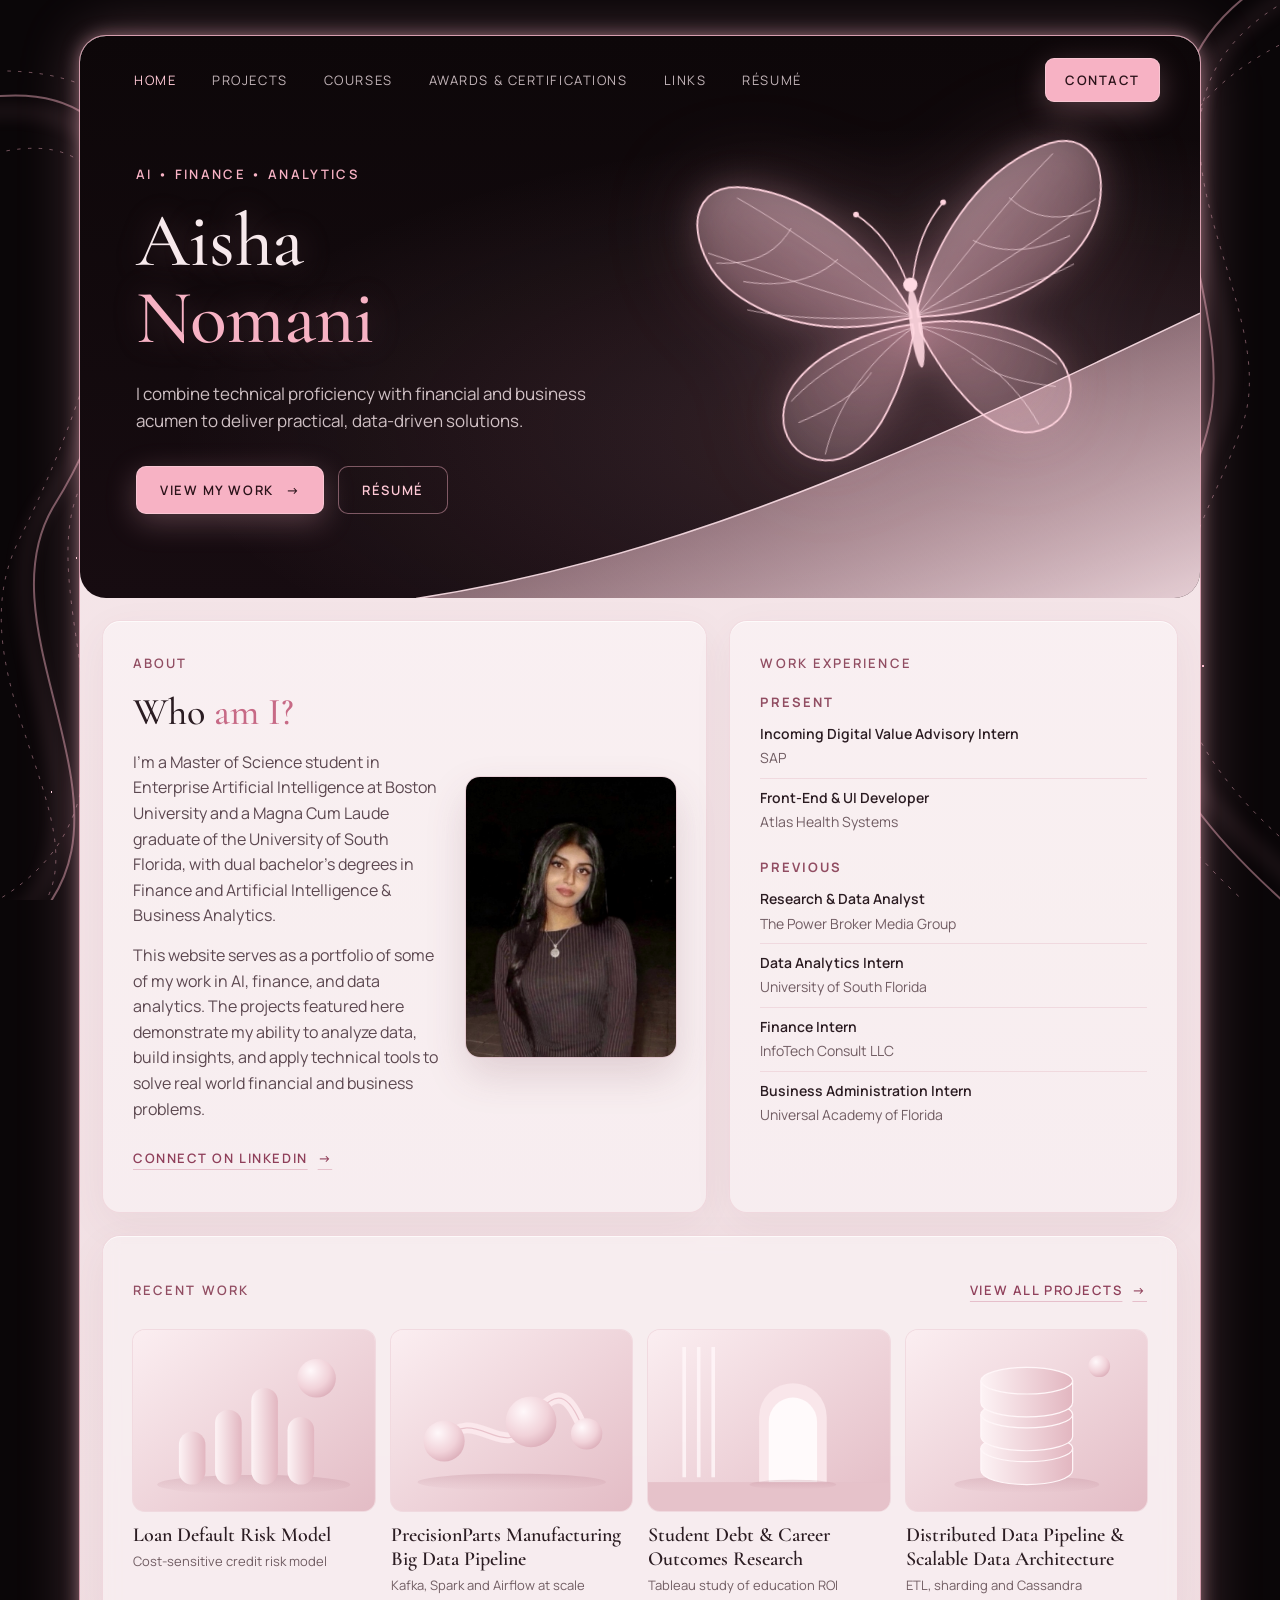
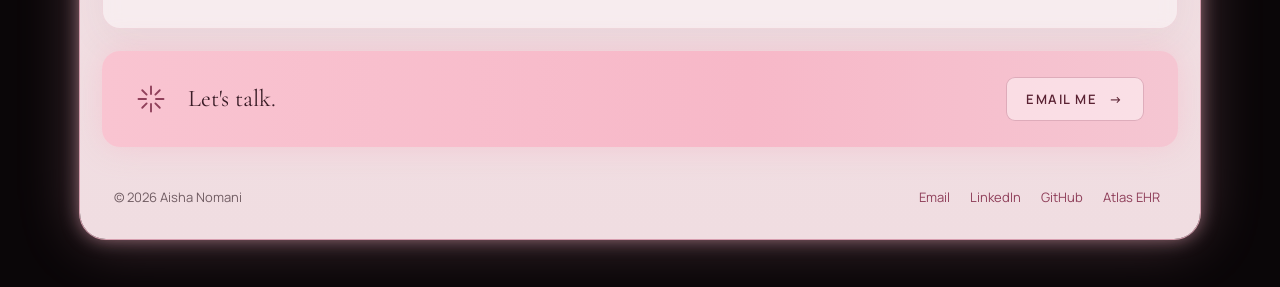
<file: index.html>
<!doctype html>
<html lang="en">
<head>
<meta charset="utf-8">
<meta name="viewport" content="width=device-width, initial-scale=1">
<title>Aisha Nomani | Finance &amp; AI</title>
<meta name="description" content="Portfolio of Aisha Nomani: AI, finance and data analytics projects.">
<meta property="og:title" content="Aisha Nomani | Finance &amp; AI">
<meta property="og:description" content="Portfolio of Aisha Nomani: AI, finance and data analytics projects.">
<meta name="theme-color" content="#0a0608">
<link rel="icon" href="assets/favicon.svg" type="image/svg+xml">
<link rel="preconnect" href="https://fonts.googleapis.com">
<link rel="preconnect" href="https://fonts.gstatic.com" crossorigin>
<link href="https://fonts.googleapis.com/css2?family=Cormorant+Garamond:wght@500;600&family=Manrope:wght@400;500;600;700&display=swap" rel="stylesheet">
<link rel="stylesheet" href="assets/style.css?v=pre-motion-fix">
</head>
<body>
<div class="backdrop" aria-hidden="true">
<svg viewBox="0 0 1440 1000" preserveAspectRatio="xMidYMid slice">
  <path class="ribbon soft" d="M-80 140 C 260 40, 160 420, 60 560 S 220 980, -60 1060"/>
  <path class="ribbon mid" d="M-60 120 C 250 30, 170 400, 70 560 S 240 960, -40 1080"/>
  <path class="ribbon fine" d="M-30 180 C 230 90, 120 420, 30 600 S 200 980, -20 1060"/>
  <path class="ribbon fine" d="M-90 90 C 300 10, 210 380, 110 520 S 260 940, -90 1040"/>
  <path class="ribbon soft" d="M1520 -40 C 1180 80, 1420 300, 1360 470 S 1150 760, 1500 1020"/>
  <path class="ribbon mid" d="M1500 -60 C 1170 60, 1400 300, 1350 480 S 1160 780, 1480 1040"/>
  <path class="ribbon fine" d="M1480 -20 C 1200 100, 1440 320, 1390 470 S 1190 770, 1520 1000"/>
  <path class="ribbon fine" d="M1530 10 C 1150 130, 1380 340, 1320 500 S 1130 800, 1460 1060"/>
</svg>
<div class="sparkles"></div>
</div>
<svg width="0" height="0" style="position:absolute" aria-hidden="true"><defs>
<linearGradient id="tBg" x1="0" y1="0" x2="1" y2="1"><stop offset="0" stop-color="#fbeef1"/><stop offset="1" stop-color="#e3bcc5"/></linearGradient>
<radialGradient id="tBall" cx=".35" cy=".3" r=".8"><stop offset="0" stop-color="#fff8fa"/><stop offset=".6" stop-color="#f1d2d9"/><stop offset="1" stop-color="#d9a9b5"/></radialGradient>
<linearGradient id="tBar" x1="0" y1="0" x2="1" y2="0"><stop offset="0" stop-color="#fdf3f5"/><stop offset="1" stop-color="#e2b6c0"/></linearGradient>
<linearGradient id="tShadow" x1="0" y1="0" x2="0" y2="1"><stop offset="0" stop-color="#b9808f" stop-opacity=".28"/><stop offset="1" stop-color="#b9808f" stop-opacity="0"/></linearGradient>
</defs></svg>
<div class="frame">
<header class="hero">
  <nav class="nav" aria-label="Main">
    <button class="nav-toggle" aria-expanded="false" aria-controls="navlinks">Menu</button>
    <div class="nav-links" id="navlinks"><a href="index.html" aria-current="page">Home</a><a href="projects.html">Projects</a><a href="courses.html">Courses</a><a href="awards.html">Awards &amp; Certifications</a><a href="links.html">Links</a><a href="files/aisha-nomani-resume.pdf" target="_blank" rel="noopener">Résumé</a></div>
    <div class="contact-wrap">
      <button class="btn sm" id="contactBtn" aria-expanded="false" aria-controls="contactCard">Contact</button>
      <div class="contact-card" id="contactCard" hidden>
        <dl>
          <div><dt>Email</dt><dd><a href="mailto:aisha.nomani@gmail.com">aisha.nomani@gmail.com</a></dd></div>
          <div><dt>Phone</dt><dd><a href="tel:+18136481989">+1 (813) 648-1989</a></dd></div>
          <div><dt>Profiles</dt><dd><a href="https://linkedin.com/in/aisha-nomani" target="_blank" rel="noopener">LinkedIn</a> · <a href="https://github.com/aishanomani" target="_blank" rel="noopener">GitHub</a></dd></div>
        </dl>
      </div>
    </div>
  </nav>
  <div class="hero-body">
    <div>
      <p class="eyebrow">AI • Finance • Analytics</p>
      <h1>Aisha<br><em>Nomani</em></h1>
      <p class="lede">I combine technical proficiency with financial and business acumen to deliver practical, data-driven solutions.</p>
      <div class="actions"><a class="btn" href="projects.html">View my work <span class="arrow">→</span></a><a class="btn ghost" href="files/aisha-nomani-resume.pdf" target="_blank" rel="noopener">Résumé</a></div>
    </div>
    <div class="butterfly-wrap"><svg class="butterfly" viewBox="0 0 400 320" aria-hidden="true">
<defs>
  <linearGradient id="wingA" x1="0" y1="0" x2="1" y2="1"><stop offset="0" stop-color="#ffe0e8" stop-opacity=".55"/><stop offset="1" stop-color="#f7b2c4" stop-opacity=".12"/></linearGradient>
  <linearGradient id="wingB" x1="0" y1="0" x2="1" y2="1"><stop offset="0" stop-color="#f7b2c4" stop-opacity=".35"/><stop offset="1" stop-color="#ffe0e8" stop-opacity=".1"/></linearGradient>
</defs>
<g class="wing r"><path d="M203 160 C 225 105, 270 45, 335 28 C 372 18, 392 42, 382 82 C 372 122, 330 150, 285 162 C 255 170, 225 168, 203 166 Z" fill="url(#wingA)" stroke="#ffd3de" stroke-width="1.6"/><path d="M203 172 C 240 172, 290 182, 318 212 C 340 236, 335 272, 305 282 C 278 291, 252 270, 236 246 C 222 226, 210 200, 203 180 Z" fill="url(#wingB)" stroke="#ffd3de" stroke-width="1.6"/><path d="M205 162 C 250 120, 300 70, 345 36 M205 163 C 262 140, 322 110, 378 82 M205 164 C 262 160, 312 152, 350 138 M262 104 C 282 118, 312 124, 350 112 M300 70 C 318 92, 340 98, 372 92 M205 176 C 248 200, 282 236, 298 278 M205 175 C 252 186, 292 202, 322 226 M246 210 C 262 228, 288 238, 318 246" fill="none" stroke="#ffe1e8" stroke-width=".8" opacity=".75"/></g>
<g transform="translate(400 0) scale(-1 1)"><g class="wing l"><path d="M203 160 C 225 105, 270 45, 335 28 C 372 18, 392 42, 382 82 C 372 122, 330 150, 285 162 C 255 170, 225 168, 203 166 Z" fill="url(#wingA)" stroke="#ffd3de" stroke-width="1.6"/><path d="M203 172 C 240 172, 290 182, 318 212 C 340 236, 335 272, 305 282 C 278 291, 252 270, 236 246 C 222 226, 210 200, 203 180 Z" fill="url(#wingB)" stroke="#ffd3de" stroke-width="1.6"/><path d="M205 162 C 250 120, 300 70, 345 36 M205 163 C 262 140, 322 110, 378 82 M205 164 C 262 160, 312 152, 350 138 M262 104 C 282 118, 312 124, 350 112 M300 70 C 318 92, 340 98, 372 92 M205 176 C 248 200, 282 236, 298 278 M205 175 C 252 186, 292 202, 322 226 M246 210 C 262 228, 288 238, 318 246" fill="none" stroke="#ffe1e8" stroke-width=".8" opacity=".75"/></g></g>
<path d="M197 132 C 190 102, 178 82, 160 66 M203 132 C 210 102, 222 82, 240 66" fill="none" stroke="#ffd3de" stroke-width="1.3"/>
<circle cx="160" cy="66" r="2.6" fill="#ffd3de"/><circle cx="240" cy="66" r="2.6" fill="#ffd3de"/>
<ellipse cx="200" cy="176" rx="5.5" ry="36" fill="#ffd9e2" opacity=".9"/>
<circle cx="200" cy="136" r="6.5" fill="#ffd9e2"/>
</svg></div>
  </div>
  <svg class="slope" viewBox="0 0 600 400" preserveAspectRatio="none" aria-hidden="true">
<defs><linearGradient id="slopeFill" x1="0" y1="0" x2="1" y2="1"><stop offset="0" stop-color="#f7b2c4" stop-opacity=".05"/><stop offset=".55" stop-color="#f3c6d1" stop-opacity=".55"/><stop offset="1" stop-color="#fbe3e9" stop-opacity=".9"/></linearGradient></defs>
<path d="M0 400 C 200 360, 380 250, 600 110 L600 400 Z" fill="url(#slopeFill)"/>
<path d="M0 400 C 200 360, 380 250, 600 110" fill="none" stroke="#ffe3ea" stroke-width="1.5" opacity=".9" vector-effect="non-scaling-stroke"/>
</svg>
</header>
<main class="content">
<div class="split">
  <section class="panel" id="about" aria-labelledby="about-h">
    <div class="about">
      <div>
        <p class="label">About</p>
        <h2 id="about-h">Who <em>am I?</em></h2>
        <p>I'm a Master of Science student in Enterprise Artificial Intelligence at Boston University and a Magna Cum Laude graduate of the University of South Florida, with dual bachelor's degrees in Finance and Artificial Intelligence &amp; Business Analytics.</p>
        <p>This website serves as a portfolio of some of my work in AI, finance, and data analytics. The projects featured here demonstrate my ability to analyze data, build insights, and apply technical tools to solve real world financial and business problems.</p>
        <a class="link" href="https://linkedin.com/in/aisha-nomani" target="_blank" rel="noopener">Connect on LinkedIn <span class="arrow">→</span></a>
      </div>
      <img class="portrait" src="img/image6.jpg" alt="Portrait of Aisha Nomani" width="1179" height="746" loading="lazy">
    </div>
  </section>
  <section class="panel" aria-labelledby="experience-h">
    <p class="label" id="experience-h">Work Experience</p>
    <div class="experience-groups">
      <section class="experience-group" aria-labelledby="present-h">
        <h3 id="present-h">Present</h3>
        <ul class="experience-list">
          <li><strong>Incoming Digital Value Advisory Intern</strong><span>SAP</span></li>
          <li><strong>Front-End &amp; UI Developer</strong><span>Atlas Health Systems</span></li>
        </ul>
      </section>
      <section class="experience-group" aria-labelledby="previous-h">
        <h3 id="previous-h">Previous</h3>
        <ul class="experience-list">
          <li><strong>Research &amp; Data Analyst</strong><span>The Power Broker Media Group</span></li>
          <li><strong>Data Analytics Intern</strong><span>University of South Florida</span></li>
          <li><strong>Finance Intern</strong><span>InfoTech Consult LLC</span></li>
          <li><strong>Business Administration Intern</strong><span>Universal Academy of Florida</span></li>
        </ul>
      </section>
    </div>
  </section>
</div>
<section class="panel" aria-labelledby="work-h">
  <div class="row"><p class="label" id="work-h">Recent work</p><a class="link" href="projects.html">View all projects <span class="arrow">→</span></a></div>
  <div class="tiles"><a class="tile" href="https://github.com/aishanomani/The_Backside_Undergrads_Final" target="_blank" rel="noopener"><div class="art"><svg viewBox="0 0 200 150" preserveAspectRatio="xMidYMid slice" aria-hidden="true"><rect width="200" height="150" fill="url(#tBg)"/><ellipse cx="100" cy="128" rx="80" ry="8" fill="url(#tShadow)"/>
<rect x="38" y="84" width="22" height="44" rx="11" fill="url(#tBar)"/><rect x="68" y="66" width="22" height="62" rx="11" fill="url(#tBar)"/>
<rect x="98" y="48" width="22" height="80" rx="11" fill="url(#tBar)"/><rect x="128" y="72" width="22" height="56" rx="11" fill="url(#tBar)"/>
<circle cx="152" cy="40" r="16" fill="url(#tBall)"/></svg></div><h3>Loan Default Risk Model</h3><p>Cost-sensitive credit risk model</p></a><a class="tile" href="https://github.com/aishanomani/The_Leftside_Undergrads_Final" target="_blank" rel="noopener"><div class="art"><svg viewBox="0 0 200 150" preserveAspectRatio="xMidYMid slice" aria-hidden="true"><rect width="200" height="150" fill="url(#tBg)"/><ellipse cx="100" cy="126" rx="78" ry="7" fill="url(#tShadow)"/>
<path d="M44 92 C 70 60, 92 112, 116 76 S 150 60, 160 84" fill="none" stroke="#fbe8ec" stroke-width="9" stroke-linecap="round"/>
<path d="M44 92 C 70 60, 92 112, 116 76 S 150 60, 160 84" fill="none" stroke="#dcaab6" stroke-width="1" opacity=".6"/>
<circle cx="44" cy="92" r="17" fill="url(#tBall)"/><circle cx="116" cy="76" r="21" fill="url(#tBall)"/><circle cx="162" cy="86" r="13" fill="url(#tBall)"/></svg></div><h3>PrecisionParts Manufacturing Big Data Pipeline</h3><p>Kafka, Spark and Airflow at scale</p></a><a class="tile" href="https://github.com/aishanomani/student_debt_and_career_outcomes_research_project" target="_blank" rel="noopener"><div class="art"><svg viewBox="0 0 200 150" preserveAspectRatio="xMidYMid slice" aria-hidden="true"><rect width="200" height="150" fill="url(#tBg)"/>
<g stroke="#fff6f8" stroke-width="3" opacity=".85"><path d="M30 14v108M42 14v108M54 14v108"/></g>
<path d="M92 128V72a28 28 0 0 1 56 0v56Z" fill="#f9e6ea"/><path d="M100 128V76a20 20 0 0 1 40 0v52Z" fill="#fffafb"/>
<rect x="0" y="126" width="200" height="24" fill="#e6c2ca"/><ellipse cx="120" cy="128" rx="36" ry="4" fill="url(#tShadow)"/></svg></div><h3>Student Debt &amp; Career Outcomes Research</h3><p>Tableau study of education ROI</p></a><a class="tile" href="https://github.com/aishanomani/The_Leftside_Undergrads_Midterm" target="_blank" rel="noopener"><div class="art"><svg viewBox="0 0 200 150" preserveAspectRatio="xMidYMid slice" aria-hidden="true"><rect width="200" height="150" fill="url(#tBg)"/><ellipse cx="100" cy="128" rx="60" ry="7" fill="url(#tShadow)"/>
<g fill="url(#tBar)" stroke="#fff6f8" stroke-width="1"><path d="M62 98v18c0 7 17 12 38 12s38-5 38-12V98"/><ellipse cx="100" cy="98" rx="38" ry="11"/>
<path d="M62 70v18c0 7 17 12 38 12s38-5 38-12V70"/><ellipse cx="100" cy="70" rx="38" ry="11"/>
<path d="M62 42v18c0 7 17 12 38 12s38-5 38-12V42"/><ellipse cx="100" cy="42" rx="38" ry="11"/></g>
<circle cx="160" cy="30" r="9" fill="url(#tBall)"/></svg></div><h3>Distributed Data Pipeline &amp; Scalable Data Architecture</h3><p>ETL, sharding and Cassandra</p></a></div>
</section>
<section class="cta">
  <svg viewBox="0 0 24 24" fill="none" stroke="currentColor" stroke-width="1.5" stroke-linecap="round" stroke-linejoin="round" aria-hidden="true" class="spark"><path d="M12 2v6M12 16v6M2 12h6M16 12h6M5 5l3.5 3.5M15.5 15.5L19 19M19 5l-3.5 3.5M8.5 15.5L5 19"/></svg>
  <p>Let's talk.</p>
  <a class="btn sm" href="mailto:aisha.nomani@gmail.com">Email me <span class="arrow">→</span></a>
</section>
</main>
<footer class="foot">
  <span>© 2026 Aisha Nomani</span>
  <span><a href="mailto:aisha.nomani@gmail.com">Email</a><a href="https://linkedin.com/in/aisha-nomani" target="_blank" rel="noopener">LinkedIn</a><a href="https://github.com/aishanomani" target="_blank" rel="noopener">GitHub</a><a href="https://atlasehr.org" target="_blank" rel="noopener">Atlas EHR</a></span>
</footer>
</div>
<script src="assets/main.js?v=pre-motion-fix" defer></script>
</body>
</html>
</file>
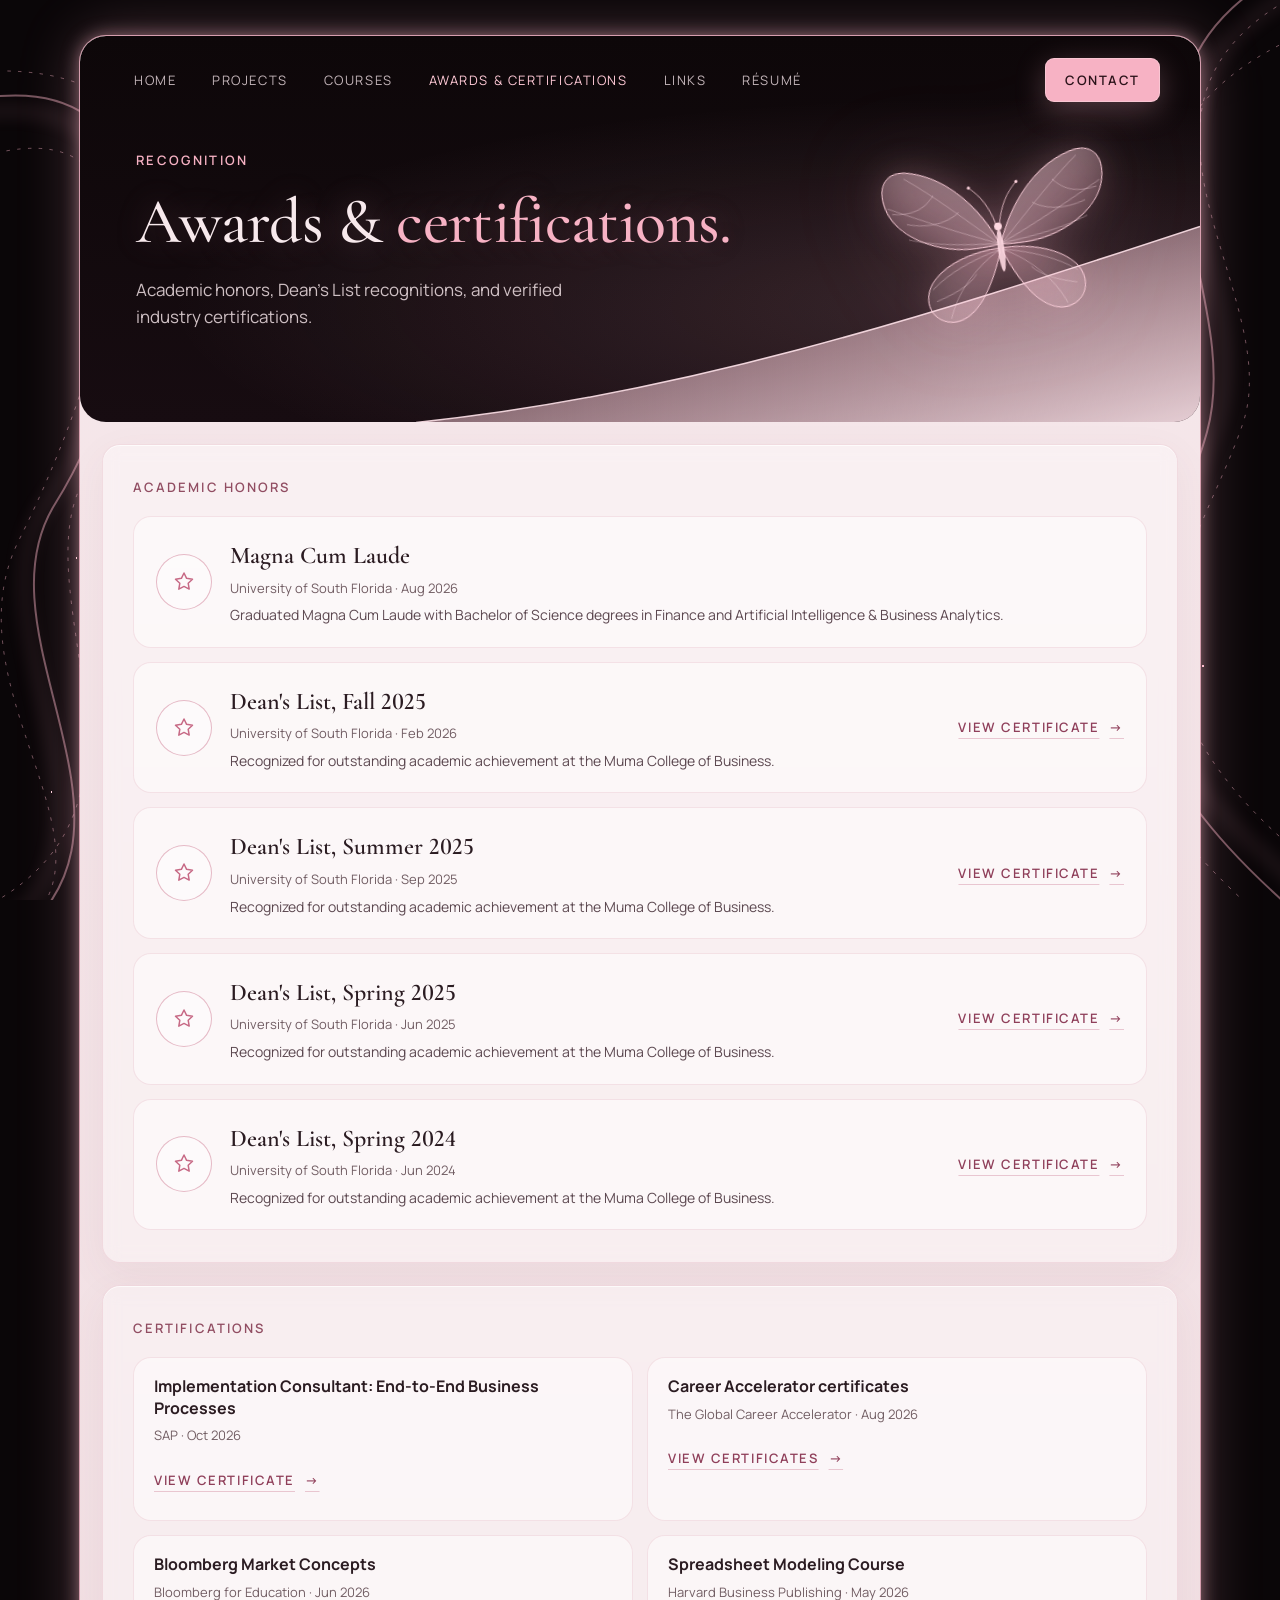
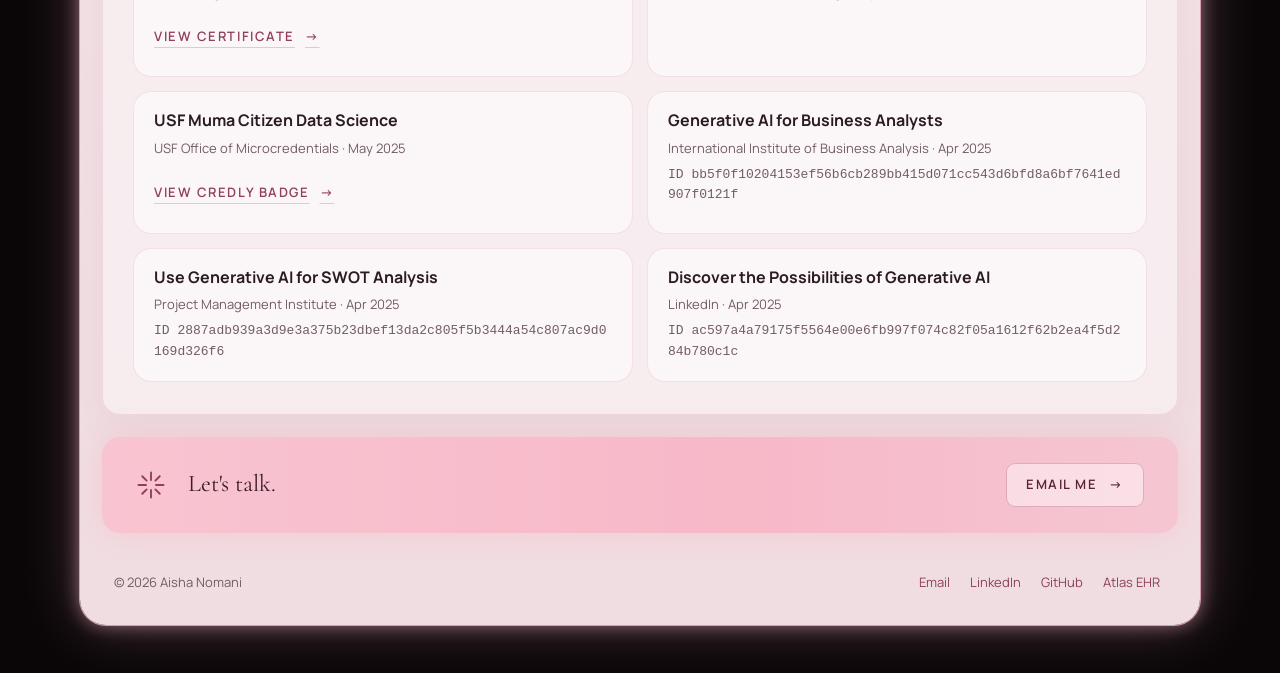
<file: awards.html>
<!doctype html>
<html lang="en">
<head>
<meta charset="utf-8">
<meta name="viewport" content="width=device-width, initial-scale=1">
<title>Awards &amp; Certifications | Aisha Nomani</title>
<meta name="description" content="Academic honors and professional certifications earned by Aisha Nomani.">
<meta property="og:title" content="Awards &amp; Certifications | Aisha Nomani">
<meta property="og:description" content="Academic honors and professional certifications earned by Aisha Nomani.">
<meta name="theme-color" content="#0a0608">
<link rel="icon" href="assets/favicon.svg" type="image/svg+xml">
<link rel="preconnect" href="https://fonts.googleapis.com">
<link rel="preconnect" href="https://fonts.gstatic.com" crossorigin>
<link href="https://fonts.googleapis.com/css2?family=Cormorant+Garamond:wght@500;600&family=Manrope:wght@400;500;600;700&display=swap" rel="stylesheet">
<link rel="stylesheet" href="assets/style.css?v=pre-motion-fix">
</head>
<body>
<div class="backdrop" aria-hidden="true">
<svg viewBox="0 0 1440 1000" preserveAspectRatio="xMidYMid slice">
  <path class="ribbon soft" d="M-80 140 C 260 40, 160 420, 60 560 S 220 980, -60 1060"/>
  <path class="ribbon mid" d="M-60 120 C 250 30, 170 400, 70 560 S 240 960, -40 1080"/>
  <path class="ribbon fine" d="M-30 180 C 230 90, 120 420, 30 600 S 200 980, -20 1060"/>
  <path class="ribbon fine" d="M-90 90 C 300 10, 210 380, 110 520 S 260 940, -90 1040"/>
  <path class="ribbon soft" d="M1520 -40 C 1180 80, 1420 300, 1360 470 S 1150 760, 1500 1020"/>
  <path class="ribbon mid" d="M1500 -60 C 1170 60, 1400 300, 1350 480 S 1160 780, 1480 1040"/>
  <path class="ribbon fine" d="M1480 -20 C 1200 100, 1440 320, 1390 470 S 1190 770, 1520 1000"/>
  <path class="ribbon fine" d="M1530 10 C 1150 130, 1380 340, 1320 500 S 1130 800, 1460 1060"/>
</svg>
<div class="sparkles"></div>
</div>
<svg width="0" height="0" style="position:absolute" aria-hidden="true"><defs>
<linearGradient id="tBg" x1="0" y1="0" x2="1" y2="1"><stop offset="0" stop-color="#fbeef1"/><stop offset="1" stop-color="#e3bcc5"/></linearGradient>
<radialGradient id="tBall" cx=".35" cy=".3" r=".8"><stop offset="0" stop-color="#fff8fa"/><stop offset=".6" stop-color="#f1d2d9"/><stop offset="1" stop-color="#d9a9b5"/></radialGradient>
<linearGradient id="tBar" x1="0" y1="0" x2="1" y2="0"><stop offset="0" stop-color="#fdf3f5"/><stop offset="1" stop-color="#e2b6c0"/></linearGradient>
<linearGradient id="tShadow" x1="0" y1="0" x2="0" y2="1"><stop offset="0" stop-color="#b9808f" stop-opacity=".28"/><stop offset="1" stop-color="#b9808f" stop-opacity="0"/></linearGradient>
</defs></svg>
<div class="frame">
<header class="hero compact">
  <nav class="nav" aria-label="Main">
    <button class="nav-toggle" aria-expanded="false" aria-controls="navlinks">Menu</button>
    <div class="nav-links" id="navlinks"><a href="index.html">Home</a><a href="projects.html">Projects</a><a href="courses.html">Courses</a><a href="awards.html" aria-current="page">Awards &amp; Certifications</a><a href="links.html">Links</a><a href="files/aisha-nomani-resume.pdf" target="_blank" rel="noopener">Résumé</a></div>
    <div class="contact-wrap">
      <button class="btn sm" id="contactBtn" aria-expanded="false" aria-controls="contactCard">Contact</button>
      <div class="contact-card" id="contactCard" hidden>
        <dl>
          <div><dt>Email</dt><dd><a href="mailto:aisha.nomani@gmail.com">aisha.nomani@gmail.com</a></dd></div>
          <div><dt>Phone</dt><dd><a href="tel:+18136481989">+1 (813) 648-1989</a></dd></div>
          <div><dt>Profiles</dt><dd><a href="https://linkedin.com/in/aisha-nomani" target="_blank" rel="noopener">LinkedIn</a> · <a href="https://github.com/aishanomani" target="_blank" rel="noopener">GitHub</a></dd></div>
        </dl>
      </div>
    </div>
  </nav>
  <div class="hero-body">
    <div>
      <p class="eyebrow">Recognition</p>
      <h1>Awards &amp; <em>certifications.</em></h1>
      <p class="lede">Academic honors, Dean’s List recognitions, and verified industry certifications.</p>
      
    </div>
    <div class="butterfly-wrap"><svg class="butterfly" viewBox="0 0 400 320" aria-hidden="true">
<defs>
  <linearGradient id="wingA" x1="0" y1="0" x2="1" y2="1"><stop offset="0" stop-color="#ffe0e8" stop-opacity=".55"/><stop offset="1" stop-color="#f7b2c4" stop-opacity=".12"/></linearGradient>
  <linearGradient id="wingB" x1="0" y1="0" x2="1" y2="1"><stop offset="0" stop-color="#f7b2c4" stop-opacity=".35"/><stop offset="1" stop-color="#ffe0e8" stop-opacity=".1"/></linearGradient>
</defs>
<g class="wing r"><path d="M203 160 C 225 105, 270 45, 335 28 C 372 18, 392 42, 382 82 C 372 122, 330 150, 285 162 C 255 170, 225 168, 203 166 Z" fill="url(#wingA)" stroke="#ffd3de" stroke-width="1.6"/><path d="M203 172 C 240 172, 290 182, 318 212 C 340 236, 335 272, 305 282 C 278 291, 252 270, 236 246 C 222 226, 210 200, 203 180 Z" fill="url(#wingB)" stroke="#ffd3de" stroke-width="1.6"/><path d="M205 162 C 250 120, 300 70, 345 36 M205 163 C 262 140, 322 110, 378 82 M205 164 C 262 160, 312 152, 350 138 M262 104 C 282 118, 312 124, 350 112 M300 70 C 318 92, 340 98, 372 92 M205 176 C 248 200, 282 236, 298 278 M205 175 C 252 186, 292 202, 322 226 M246 210 C 262 228, 288 238, 318 246" fill="none" stroke="#ffe1e8" stroke-width=".8" opacity=".75"/></g>
<g transform="translate(400 0) scale(-1 1)"><g class="wing l"><path d="M203 160 C 225 105, 270 45, 335 28 C 372 18, 392 42, 382 82 C 372 122, 330 150, 285 162 C 255 170, 225 168, 203 166 Z" fill="url(#wingA)" stroke="#ffd3de" stroke-width="1.6"/><path d="M203 172 C 240 172, 290 182, 318 212 C 340 236, 335 272, 305 282 C 278 291, 252 270, 236 246 C 222 226, 210 200, 203 180 Z" fill="url(#wingB)" stroke="#ffd3de" stroke-width="1.6"/><path d="M205 162 C 250 120, 300 70, 345 36 M205 163 C 262 140, 322 110, 378 82 M205 164 C 262 160, 312 152, 350 138 M262 104 C 282 118, 312 124, 350 112 M300 70 C 318 92, 340 98, 372 92 M205 176 C 248 200, 282 236, 298 278 M205 175 C 252 186, 292 202, 322 226 M246 210 C 262 228, 288 238, 318 246" fill="none" stroke="#ffe1e8" stroke-width=".8" opacity=".75"/></g></g>
<path d="M197 132 C 190 102, 178 82, 160 66 M203 132 C 210 102, 222 82, 240 66" fill="none" stroke="#ffd3de" stroke-width="1.3"/>
<circle cx="160" cy="66" r="2.6" fill="#ffd3de"/><circle cx="240" cy="66" r="2.6" fill="#ffd3de"/>
<ellipse cx="200" cy="176" rx="5.5" ry="36" fill="#ffd9e2" opacity=".9"/>
<circle cx="200" cy="136" r="6.5" fill="#ffd9e2"/>
</svg></div>
  </div>
  <svg class="slope" viewBox="0 0 600 400" preserveAspectRatio="none" aria-hidden="true">
<defs><linearGradient id="slopeFill" x1="0" y1="0" x2="1" y2="1"><stop offset="0" stop-color="#f7b2c4" stop-opacity=".05"/><stop offset=".55" stop-color="#f3c6d1" stop-opacity=".55"/><stop offset="1" stop-color="#fbe3e9" stop-opacity=".9"/></linearGradient></defs>
<path d="M0 400 C 200 360, 380 250, 600 110 L600 400 Z" fill="url(#slopeFill)"/>
<path d="M0 400 C 200 360, 380 250, 600 110" fill="none" stroke="#ffe3ea" stroke-width="1.5" opacity=".9" vector-effect="non-scaling-stroke"/>
</svg>
</header>
<main class="content">
<section class="panel" aria-labelledby="hon-h">
  <p class="label" id="hon-h">Academic honors</p>
  <div class="honors"><article class="honor"><span class="ico"><svg viewBox="0 0 24 24" fill="none" stroke="currentColor" stroke-width="1.5" stroke-linecap="round" stroke-linejoin="round" aria-hidden="true" class=""><path d="M12 3l2.6 5.3 5.9.9-4.3 4.1 1 5.8L12 16.4 6.8 19.1l1-5.8L3.5 9.2l5.9-.9z"/></svg></span><div><h3>Magna Cum Laude</h3><p class="meta">University of South Florida · Aug 2026</p><p>Graduated Magna Cum Laude with Bachelor of Science degrees in Finance and Artificial Intelligence &amp; Business Analytics.</p></div><div></div></article><article class="honor"><span class="ico"><svg viewBox="0 0 24 24" fill="none" stroke="currentColor" stroke-width="1.5" stroke-linecap="round" stroke-linejoin="round" aria-hidden="true" class=""><path d="M12 3l2.6 5.3 5.9.9-4.3 4.1 1 5.8L12 16.4 6.8 19.1l1-5.8L3.5 9.2l5.9-.9z"/></svg></span><div><h3>Dean&#x27;s List, Fall 2025</h3><p class="meta">University of South Florida · Feb 2026</p><p>Recognized for outstanding academic achievement at the Muma College of Business.</p></div><div class="actions"><a class="link" href="files/deans-list-fall-2025.pdf" target="_blank" rel="noopener">View certificate <span class="arrow">→</span></a></div></article><article class="honor"><span class="ico"><svg viewBox="0 0 24 24" fill="none" stroke="currentColor" stroke-width="1.5" stroke-linecap="round" stroke-linejoin="round" aria-hidden="true" class=""><path d="M12 3l2.6 5.3 5.9.9-4.3 4.1 1 5.8L12 16.4 6.8 19.1l1-5.8L3.5 9.2l5.9-.9z"/></svg></span><div><h3>Dean&#x27;s List, Summer 2025</h3><p class="meta">University of South Florida · Sep 2025</p><p>Recognized for outstanding academic achievement at the Muma College of Business.</p></div><div class="actions"><a class="link" href="files/deans-list-summer-2025.pdf" target="_blank" rel="noopener">View certificate <span class="arrow">→</span></a></div></article><article class="honor"><span class="ico"><svg viewBox="0 0 24 24" fill="none" stroke="currentColor" stroke-width="1.5" stroke-linecap="round" stroke-linejoin="round" aria-hidden="true" class=""><path d="M12 3l2.6 5.3 5.9.9-4.3 4.1 1 5.8L12 16.4 6.8 19.1l1-5.8L3.5 9.2l5.9-.9z"/></svg></span><div><h3>Dean&#x27;s List, Spring 2025</h3><p class="meta">University of South Florida · Jun 2025</p><p>Recognized for outstanding academic achievement at the Muma College of Business.</p></div><div class="actions"><a class="link" href="files/deans-list-spring-2025.pdf" target="_blank" rel="noopener">View certificate <span class="arrow">→</span></a></div></article><article class="honor"><span class="ico"><svg viewBox="0 0 24 24" fill="none" stroke="currentColor" stroke-width="1.5" stroke-linecap="round" stroke-linejoin="round" aria-hidden="true" class=""><path d="M12 3l2.6 5.3 5.9.9-4.3 4.1 1 5.8L12 16.4 6.8 19.1l1-5.8L3.5 9.2l5.9-.9z"/></svg></span><div><h3>Dean&#x27;s List, Spring 2024</h3><p class="meta">University of South Florida · Jun 2024</p><p>Recognized for outstanding academic achievement at the Muma College of Business.</p></div><div class="actions"><a class="link" href="files/deans-list-spring-2024.pdf" target="_blank" rel="noopener">View certificate <span class="arrow">→</span></a></div></article></div>
</section>
<section class="panel" aria-labelledby="cert-h">
  <p class="label" id="cert-h">Certifications</p>
  <ul class="certs"><li class="cert"><h3>Implementation Consultant: End-to-End Business Processes</h3><span class="meta">SAP · Oct 2026</span><a class="link" href="https://www.credly.com/badges/9f3aea51-1f86-44ea-90a1-4cf3f204fbd1/public_url" target="_blank" rel="noopener">View certificate <span class="arrow">→</span></a></li><li class="cert"><h3>Career Accelerator certificates</h3><span class="meta">The Global Career Accelerator · Aug 2026</span><a class="link" href="https://www.credential.net/profile/aishanomani130850/wallet" target="_blank" rel="noopener">View certificates <span class="arrow">→</span></a></li><li class="cert"><h3>Bloomberg Market Concepts</h3><span class="meta">Bloomberg for Education · Jun 2026</span><a class="link" href="https://portal.bloombergforeducation.com/certificates/1bHLQvN5ie8L9F5EYLnuzRuZ" target="_blank" rel="noopener">View certificate <span class="arrow">→</span></a></li><li class="cert"><h3>Spreadsheet Modeling Course</h3><span class="meta">Harvard Business Publishing · May 2026</span></li><li class="cert"><h3>USF Muma Citizen Data Science</h3><span class="meta">USF Office of Microcredentials · May 2025</span><a class="link" href="https://www.credly.com/badges/c048f358-5e24-4127-ab5e-4c13e41e1ba3" target="_blank" rel="noopener">View Credly badge <span class="arrow">→</span></a></li><li class="cert"><h3>Generative AI for Business Analysts</h3><span class="meta">International Institute of Business Analysis · Apr 2025</span><span class="id">ID bb5f0f10204153ef56b6cb289bb415d071cc543d6bfd8a6bf7641ed907f0121f</span></li><li class="cert"><h3>Use Generative AI for SWOT Analysis</h3><span class="meta">Project Management Institute · Apr 2025</span><span class="id">ID 2887adb939a3d9e3a375b23dbef13da2c805f5b3444a54c807ac9d0169d326f6</span></li><li class="cert"><h3>Discover the Possibilities of Generative AI</h3><span class="meta">LinkedIn · Apr 2025</span><span class="id">ID ac597a4a79175f5564e00e6fb997f074c82f05a1612f62b2ea4f5d284b780c1c</span></li></ul>
</section>
<section class="cta">
  <svg viewBox="0 0 24 24" fill="none" stroke="currentColor" stroke-width="1.5" stroke-linecap="round" stroke-linejoin="round" aria-hidden="true" class="spark"><path d="M12 2v6M12 16v6M2 12h6M16 12h6M5 5l3.5 3.5M15.5 15.5L19 19M19 5l-3.5 3.5M8.5 15.5L5 19"/></svg>
  <p>Let's talk.</p>
  <a class="btn sm" href="mailto:aisha.nomani@gmail.com">Email me <span class="arrow">→</span></a>
</section>
</main>
<footer class="foot">
  <span>© 2026 Aisha Nomani</span>
  <span><a href="mailto:aisha.nomani@gmail.com">Email</a><a href="https://linkedin.com/in/aisha-nomani" target="_blank" rel="noopener">LinkedIn</a><a href="https://github.com/aishanomani" target="_blank" rel="noopener">GitHub</a><a href="https://atlasehr.org" target="_blank" rel="noopener">Atlas EHR</a></span>
</footer>
</div>
<script src="assets/main.js?v=pre-motion-fix" defer></script>
</body>
</html>
</file>
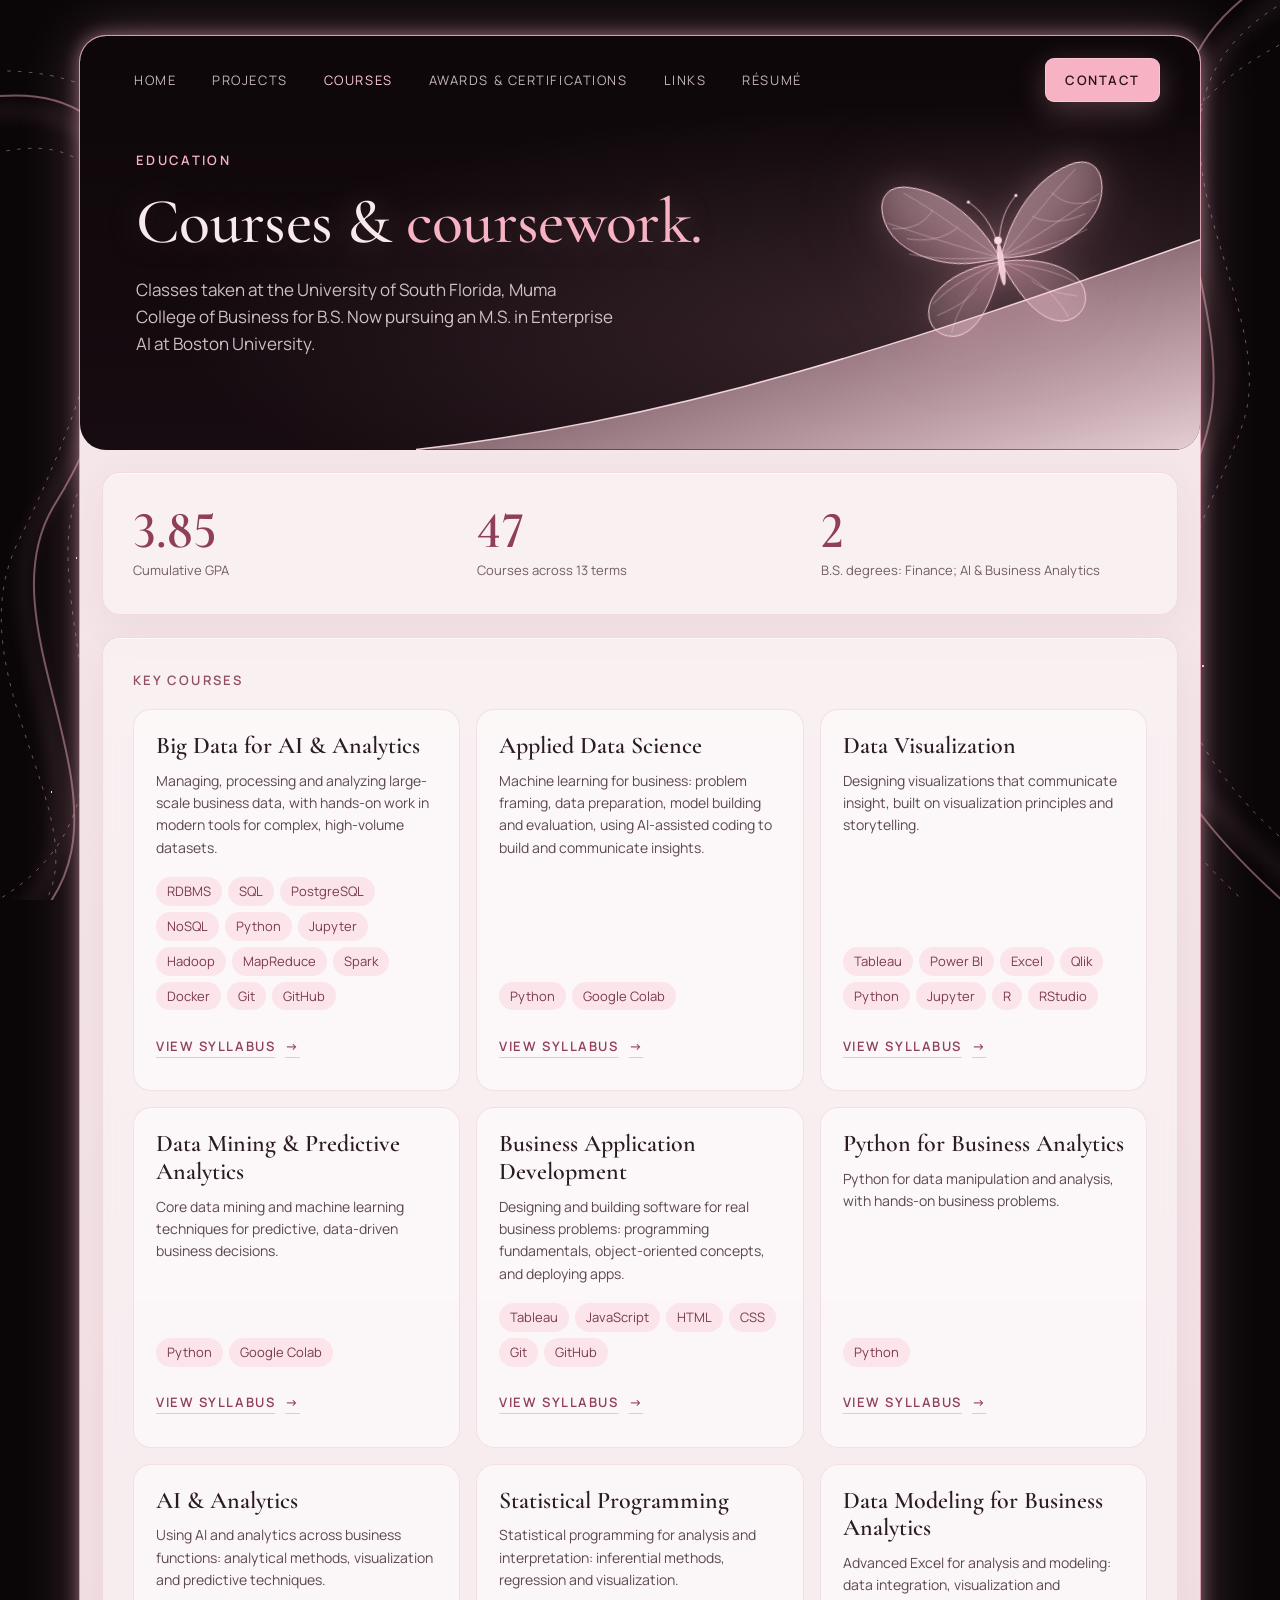
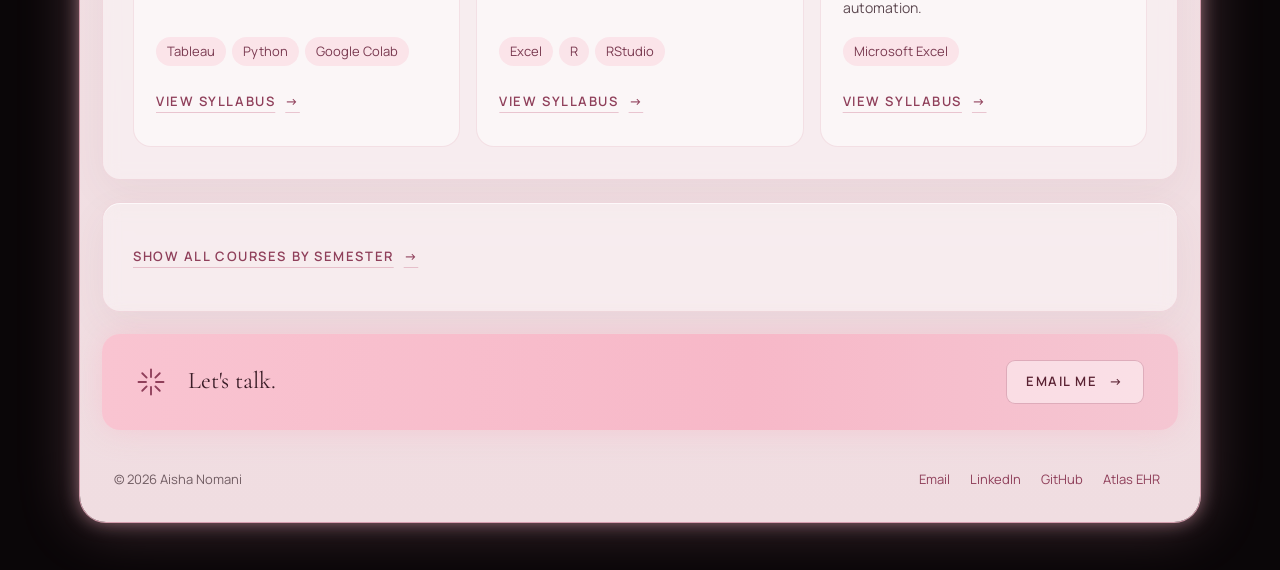
<file: courses.html>
<!doctype html>
<html lang="en">
<head>
<meta charset="utf-8">
<meta name="viewport" content="width=device-width, initial-scale=1">
<title>Courses | Aisha Nomani</title>
<meta name="description" content="Coursework in finance, AI and business analytics at the University of South Florida.">
<meta property="og:title" content="Courses | Aisha Nomani">
<meta property="og:description" content="Coursework in finance, AI and business analytics at the University of South Florida.">
<meta name="theme-color" content="#0a0608">
<link rel="icon" href="assets/favicon.svg" type="image/svg+xml">
<link rel="preconnect" href="https://fonts.googleapis.com">
<link rel="preconnect" href="https://fonts.gstatic.com" crossorigin>
<link href="https://fonts.googleapis.com/css2?family=Cormorant+Garamond:wght@500;600&family=Manrope:wght@400;500;600;700&display=swap" rel="stylesheet">
<link rel="stylesheet" href="assets/style.css?v=pre-motion-fix">
</head>
<body>
<div class="backdrop" aria-hidden="true">
<svg viewBox="0 0 1440 1000" preserveAspectRatio="xMidYMid slice">
  <path class="ribbon soft" d="M-80 140 C 260 40, 160 420, 60 560 S 220 980, -60 1060"/>
  <path class="ribbon mid" d="M-60 120 C 250 30, 170 400, 70 560 S 240 960, -40 1080"/>
  <path class="ribbon fine" d="M-30 180 C 230 90, 120 420, 30 600 S 200 980, -20 1060"/>
  <path class="ribbon fine" d="M-90 90 C 300 10, 210 380, 110 520 S 260 940, -90 1040"/>
  <path class="ribbon soft" d="M1520 -40 C 1180 80, 1420 300, 1360 470 S 1150 760, 1500 1020"/>
  <path class="ribbon mid" d="M1500 -60 C 1170 60, 1400 300, 1350 480 S 1160 780, 1480 1040"/>
  <path class="ribbon fine" d="M1480 -20 C 1200 100, 1440 320, 1390 470 S 1190 770, 1520 1000"/>
  <path class="ribbon fine" d="M1530 10 C 1150 130, 1380 340, 1320 500 S 1130 800, 1460 1060"/>
</svg>
<div class="sparkles"></div>
</div>
<svg width="0" height="0" style="position:absolute" aria-hidden="true"><defs>
<linearGradient id="tBg" x1="0" y1="0" x2="1" y2="1"><stop offset="0" stop-color="#fbeef1"/><stop offset="1" stop-color="#e3bcc5"/></linearGradient>
<radialGradient id="tBall" cx=".35" cy=".3" r=".8"><stop offset="0" stop-color="#fff8fa"/><stop offset=".6" stop-color="#f1d2d9"/><stop offset="1" stop-color="#d9a9b5"/></radialGradient>
<linearGradient id="tBar" x1="0" y1="0" x2="1" y2="0"><stop offset="0" stop-color="#fdf3f5"/><stop offset="1" stop-color="#e2b6c0"/></linearGradient>
<linearGradient id="tShadow" x1="0" y1="0" x2="0" y2="1"><stop offset="0" stop-color="#b9808f" stop-opacity=".28"/><stop offset="1" stop-color="#b9808f" stop-opacity="0"/></linearGradient>
</defs></svg>
<div class="frame">
<header class="hero compact">
  <nav class="nav" aria-label="Main">
    <button class="nav-toggle" aria-expanded="false" aria-controls="navlinks">Menu</button>
    <div class="nav-links" id="navlinks"><a href="index.html">Home</a><a href="projects.html">Projects</a><a href="courses.html" aria-current="page">Courses</a><a href="awards.html">Awards &amp; Certifications</a><a href="links.html">Links</a><a href="files/aisha-nomani-resume.pdf" target="_blank" rel="noopener">Résumé</a></div>
    <div class="contact-wrap">
      <button class="btn sm" id="contactBtn" aria-expanded="false" aria-controls="contactCard">Contact</button>
      <div class="contact-card" id="contactCard" hidden>
        <dl>
          <div><dt>Email</dt><dd><a href="mailto:aisha.nomani@gmail.com">aisha.nomani@gmail.com</a></dd></div>
          <div><dt>Phone</dt><dd><a href="tel:+18136481989">+1 (813) 648-1989</a></dd></div>
          <div><dt>Profiles</dt><dd><a href="https://linkedin.com/in/aisha-nomani" target="_blank" rel="noopener">LinkedIn</a> · <a href="https://github.com/aishanomani" target="_blank" rel="noopener">GitHub</a></dd></div>
        </dl>
      </div>
    </div>
  </nav>
  <div class="hero-body">
    <div>
      <p class="eyebrow">Education</p>
      <h1>Courses &amp; <em>coursework.</em></h1>
      <p class="lede">Classes taken at the University of South Florida, Muma College of Business for B.S. Now pursuing an M.S. in Enterprise AI at Boston University.</p>

    </div>
    <div class="butterfly-wrap"><svg class="butterfly" viewBox="0 0 400 320" aria-hidden="true">
<defs>
  <linearGradient id="wingA" x1="0" y1="0" x2="1" y2="1"><stop offset="0" stop-color="#ffe0e8" stop-opacity=".55"/><stop offset="1" stop-color="#f7b2c4" stop-opacity=".12"/></linearGradient>
  <linearGradient id="wingB" x1="0" y1="0" x2="1" y2="1"><stop offset="0" stop-color="#f7b2c4" stop-opacity=".35"/><stop offset="1" stop-color="#ffe0e8" stop-opacity=".1"/></linearGradient>
</defs>
<g class="wing r"><path d="M203 160 C 225 105, 270 45, 335 28 C 372 18, 392 42, 382 82 C 372 122, 330 150, 285 162 C 255 170, 225 168, 203 166 Z" fill="url(#wingA)" stroke="#ffd3de" stroke-width="1.6"/><path d="M203 172 C 240 172, 290 182, 318 212 C 340 236, 335 272, 305 282 C 278 291, 252 270, 236 246 C 222 226, 210 200, 203 180 Z" fill="url(#wingB)" stroke="#ffd3de" stroke-width="1.6"/><path d="M205 162 C 250 120, 300 70, 345 36 M205 163 C 262 140, 322 110, 378 82 M205 164 C 262 160, 312 152, 350 138 M262 104 C 282 118, 312 124, 350 112 M300 70 C 318 92, 340 98, 372 92 M205 176 C 248 200, 282 236, 298 278 M205 175 C 252 186, 292 202, 322 226 M246 210 C 262 228, 288 238, 318 246" fill="none" stroke="#ffe1e8" stroke-width=".8" opacity=".75"/></g>
<g transform="translate(400 0) scale(-1 1)"><g class="wing l"><path d="M203 160 C 225 105, 270 45, 335 28 C 372 18, 392 42, 382 82 C 372 122, 330 150, 285 162 C 255 170, 225 168, 203 166 Z" fill="url(#wingA)" stroke="#ffd3de" stroke-width="1.6"/><path d="M203 172 C 240 172, 290 182, 318 212 C 340 236, 335 272, 305 282 C 278 291, 252 270, 236 246 C 222 226, 210 200, 203 180 Z" fill="url(#wingB)" stroke="#ffd3de" stroke-width="1.6"/><path d="M205 162 C 250 120, 300 70, 345 36 M205 163 C 262 140, 322 110, 378 82 M205 164 C 262 160, 312 152, 350 138 M262 104 C 282 118, 312 124, 350 112 M300 70 C 318 92, 340 98, 372 92 M205 176 C 248 200, 282 236, 298 278 M205 175 C 252 186, 292 202, 322 226 M246 210 C 262 228, 288 238, 318 246" fill="none" stroke="#ffe1e8" stroke-width=".8" opacity=".75"/></g></g>
<path d="M197 132 C 190 102, 178 82, 160 66 M203 132 C 210 102, 222 82, 240 66" fill="none" stroke="#ffd3de" stroke-width="1.3"/>
<circle cx="160" cy="66" r="2.6" fill="#ffd3de"/><circle cx="240" cy="66" r="2.6" fill="#ffd3de"/>
<ellipse cx="200" cy="176" rx="5.5" ry="36" fill="#ffd9e2" opacity=".9"/>
<circle cx="200" cy="136" r="6.5" fill="#ffd9e2"/>
</svg></div>
  </div>
  <svg class="slope" viewBox="0 0 600 400" preserveAspectRatio="none" aria-hidden="true">
<defs><linearGradient id="slopeFill" x1="0" y1="0" x2="1" y2="1"><stop offset="0" stop-color="#f7b2c4" stop-opacity=".05"/><stop offset=".55" stop-color="#f3c6d1" stop-opacity=".55"/><stop offset="1" stop-color="#fbe3e9" stop-opacity=".9"/></linearGradient></defs>
<path d="M0 400 C 200 360, 380 250, 600 110 L600 400 Z" fill="url(#slopeFill)"/>
<path d="M0 400 C 200 360, 380 250, 600 110" fill="none" stroke="#ffe3ea" stroke-width="1.5" opacity=".9" vector-effect="non-scaling-stroke"/>
</svg>
</header>
<main class="content">
<section class="panel">
  <div class="stats">
    <div class="stat"><b>3.85</b><span>Cumulative GPA</span></div>
    <div class="stat"><b>47</b><span>Courses across 13 terms</span></div>
    <div class="stat"><b>2</b><span>B.S. degrees: Finance; AI &amp; Business Analytics</span></div>
  </div>
</section>
<section class="panel" aria-labelledby="key-h">
  <p class="label" id="key-h">Key courses</p>
  <div class="course-grid"><article class="course"><h3>Big Data for AI &amp; Analytics</h3><p>Managing, processing and analyzing large-scale business data, with hands-on work in modern tools for complex, high-volume datasets.</p><div class="chips"><span class="chip">RDBMS</span><span class="chip">SQL</span><span class="chip">PostgreSQL</span><span class="chip">NoSQL</span><span class="chip">Python</span><span class="chip">Jupyter</span><span class="chip">Hadoop</span><span class="chip">MapReduce</span><span class="chip">Spark</span><span class="chip">Docker</span><span class="chip">Git</span><span class="chip">GitHub</span></div><a class="link" href="files/big-data-for-ai-and-analytics-syllabus.pdf" target="_blank" rel="noopener">View syllabus <span class="arrow">→</span></a></article><article class="course"><h3>Applied Data Science</h3><p>Machine learning for business: problem framing, data preparation, model building and evaluation, using AI-assisted coding to build and communicate insights.</p><div class="chips"><span class="chip">Python</span><span class="chip">Google Colab</span></div><a class="link" href="files/applied-data-science-syllabus.pdf" target="_blank" rel="noopener">View syllabus <span class="arrow">→</span></a></article><article class="course"><h3>Data Visualization</h3><p>Designing visualizations that communicate insight, built on visualization principles and storytelling.</p><div class="chips"><span class="chip">Tableau</span><span class="chip">Power BI</span><span class="chip">Excel</span><span class="chip">Qlik</span><span class="chip">Python</span><span class="chip">Jupyter</span><span class="chip">R</span><span class="chip">RStudio</span></div><a class="link" href="files/data-visualization-syllabus.pdf" target="_blank" rel="noopener">View syllabus <span class="arrow">→</span></a></article><article class="course"><h3>Data Mining &amp; Predictive Analytics</h3><p>Core data mining and machine learning techniques for predictive, data-driven business decisions.</p><div class="chips"><span class="chip">Python</span><span class="chip">Google Colab</span></div><a class="link" href="files/data-mining-and-predictive-analytics-syllabus.pdf" target="_blank" rel="noopener">View syllabus <span class="arrow">→</span></a></article><article class="course"><h3>Business Application Development</h3><p>Designing and building software for real business problems: programming fundamentals, object-oriented concepts, and deploying apps.</p><div class="chips"><span class="chip">Tableau</span><span class="chip">JavaScript</span><span class="chip">HTML</span><span class="chip">CSS</span><span class="chip">Git</span><span class="chip">GitHub</span></div><a class="link" href="files/business-application-development-syllabus.pdf" target="_blank" rel="noopener">View syllabus <span class="arrow">→</span></a></article><article class="course"><h3>Python for Business Analytics</h3><p>Python for data manipulation and analysis, with hands-on business problems.</p><div class="chips"><span class="chip">Python</span></div><a class="link" href="files/python-for-ba-syllabus.pdf" target="_blank" rel="noopener">View syllabus <span class="arrow">→</span></a></article><article class="course"><h3>AI &amp; Analytics</h3><p>Using AI and analytics across business functions: analytical methods, visualization and predictive techniques.</p><div class="chips"><span class="chip">Tableau</span><span class="chip">Python</span><span class="chip">Google Colab</span></div><a class="link" href="files/ai-and-analytics-syllabus.pdf" target="_blank" rel="noopener">View syllabus <span class="arrow">→</span></a></article><article class="course"><h3>Statistical Programming</h3><p>Statistical programming for analysis and interpretation: inferential methods, regression and visualization.</p><div class="chips"><span class="chip">Excel</span><span class="chip">R</span><span class="chip">RStudio</span></div><a class="link" href="files/statistical-programming-for-ba-syllabus.pdf" target="_blank" rel="noopener">View syllabus <span class="arrow">→</span></a></article><article class="course"><h3>Data Modeling for Business Analytics</h3><p>Advanced Excel for analysis and modeling: data integration, visualization and automation.</p><div class="chips"><span class="chip">Microsoft Excel</span></div><a class="link" href="files/data-modeling-for-ba-syllabus.pdf" target="_blank" rel="noopener">View syllabus <span class="arrow">→</span></a></article></div>
</section>
<section class="panel">
  <details class="all-terms">
    <summary class="link">Show all courses by semester <span class="arrow">→</span></summary>
    <div class="terms"><div class="term"><h4>SUMMER 2026</h4><ul><li><code>FIN 4443</code><span>Financial Policies &amp; Strategies</span></li><li><code>GEB 4890</code><span>Strategic Management &amp; Decision Making</span></li></ul></div><div class="term"><h4>SPRING 2026</h4><ul><li><code>FIN 4514</code><span>Advanced Investment Analysis &amp; Management</span></li><li><code>ISM 4543</code><span>Applied Data Science</span></li><li><code>ISM 4545</code><span>Big Data for AI &amp; Analytics</span></li><li><code>ISM 4930</code><span>Data Visualization</span></li><li><code>GEY 2000</code><span>Introduction to Aging Sciences</span></li></ul></div><div class="term"><h4>FALL 2025</h4><ul><li><code>ISM 4541</code><span>Data Mining &amp; Predictive Analytics</span></li><li><code>ISM 4542</code><span>Statistical Programming for BA</span></li><li><code>ISM 4547</code><span>Excel/Data Model Business Analytics</span></li><li><code>RMI 3004</code><span>Principles of Risk Management</span></li><li><code>ARC 2211</code><span>Intro to Architecture</span></li><li><code>CCJ 3075</code><span>Intro to Cybercrime</span></li></ul></div><div class="term"><h4>SUMMER 2025</h4><ul><li><code>FIN 3604</code><span>International Finance</span></li><li><code>GEB 3033</code><span>Business Skills &amp; Practices</span></li><li><code>ISM 4212</code><span>Database Design &amp; Administration</span></li><li><code>ISM 4641</code><span>Python for Business Analytics</span></li></ul></div><div class="term"><h4>SPRING 2025</h4><ul><li><code>CAI 3801</code><span>AI &amp; Analytics</span></li><li><code>FIN 4453</code><span>Fin. Modeling &amp; Analytics</span></li><li><code>FIN 4461</code><span>Financial Statement Analysis</span></li><li><code>ISM 3232</code><span>Business Application Development</span></li></ul></div><div class="term"><h4>FALL 2024</h4><ul><li><code>FIN 3233</code><span>Money &amp; Banking</span></li><li><code>FIN 4504</code><span>Principles of Investments</span></li><li><code>ISM 3113</code><span>Systems Analysis &amp; Design</span></li><li><code>MAN 4504</code><span>Operations &amp; Supply Chain Mgmt</span></li></ul></div><div class="term"><h4>SUMMER 2024</h4><ul><li><code>FIN 3403</code><span>Principles of Finance</span></li><li><code>MAR 3023</code><span>Basic Marketing</span></li></ul></div><div class="term"><h4>SPRING 2024</h4><ul><li><code>ACG 2071</code><span>Principles of Managerial Accounting</span></li><li><code>ANT 2410</code><span>Cultural Anthropology</span></li><li><code>BUL 3320</code><span>Law &amp; Business I</span></li><li><code>MAN 3025</code><span>Principles of Management</span></li></ul></div><div class="term"><h4>FALL 2023</h4><ul><li><code>ACG 2021</code><span>Principles of Financial Accounting</span></li><li><code>AMH 2020</code><span>American History II</span></li><li><code>ENC 3250</code><span>Professional Writing</span></li><li><code>ISM 3011</code><span>Information Systems in Organizations</span></li></ul></div><div class="term"><h4>SUMMER 2023</h4><ul><li><code>ANT 3101</code><span>Archaeology</span></li><li><code>QMB 3200</code><span>Business &amp; Economic Statistics II</span></li></ul></div><div class="term"><h4>SPRING 2023</h4><ul><li><code>BSC 1005</code><span>Biological Principles for Non-Majors</span></li><li><code>CGS 2100</code><span>Computers in Business</span></li><li><code>ENC 1102</code><span>Composition II</span></li><li><code>SPC 2608</code><span>Public Speaking</span></li></ul></div><div class="term"><h4>FALL 2022</h4><ul><li><code>ECO 2013</code><span>Economic Principles (Macroeconomics)</span></li><li><code>ENC 1101</code><span>Composition I</span></li><li><code>HUM 1020</code><span>Introduction to Humanities</span></li><li><code>MAC 2233</code><span>Business Calculus</span></li></ul></div><div class="term"><h4>SUMMER 2022</h4><ul><li><code>ECO 2023</code><span>Microeconomic Principles</span></li><li><code>STA 2023</code><span>Introductory Statistics I</span></li></ul></div></div>
  </details>
</section>
<section class="cta">
  <svg viewBox="0 0 24 24" fill="none" stroke="currentColor" stroke-width="1.5" stroke-linecap="round" stroke-linejoin="round" aria-hidden="true" class="spark"><path d="M12 2v6M12 16v6M2 12h6M16 12h6M5 5l3.5 3.5M15.5 15.5L19 19M19 5l-3.5 3.5M8.5 15.5L5 19"/></svg>
  <p>Let's talk.</p>
  <a class="btn sm" href="mailto:aisha.nomani@gmail.com">Email me <span class="arrow">→</span></a>
</section>
</main>
<footer class="foot">
  <span>© 2026 Aisha Nomani</span>
  <span><a href="mailto:aisha.nomani@gmail.com">Email</a><a href="https://linkedin.com/in/aisha-nomani" target="_blank" rel="noopener">LinkedIn</a><a href="https://github.com/aishanomani" target="_blank" rel="noopener">GitHub</a><a href="https://atlasehr.org" target="_blank" rel="noopener">Atlas EHR</a></span>
</footer>
</div>
<script src="assets/main.js?v=pre-motion-fix" defer></script>
</body>
</html>
</file>
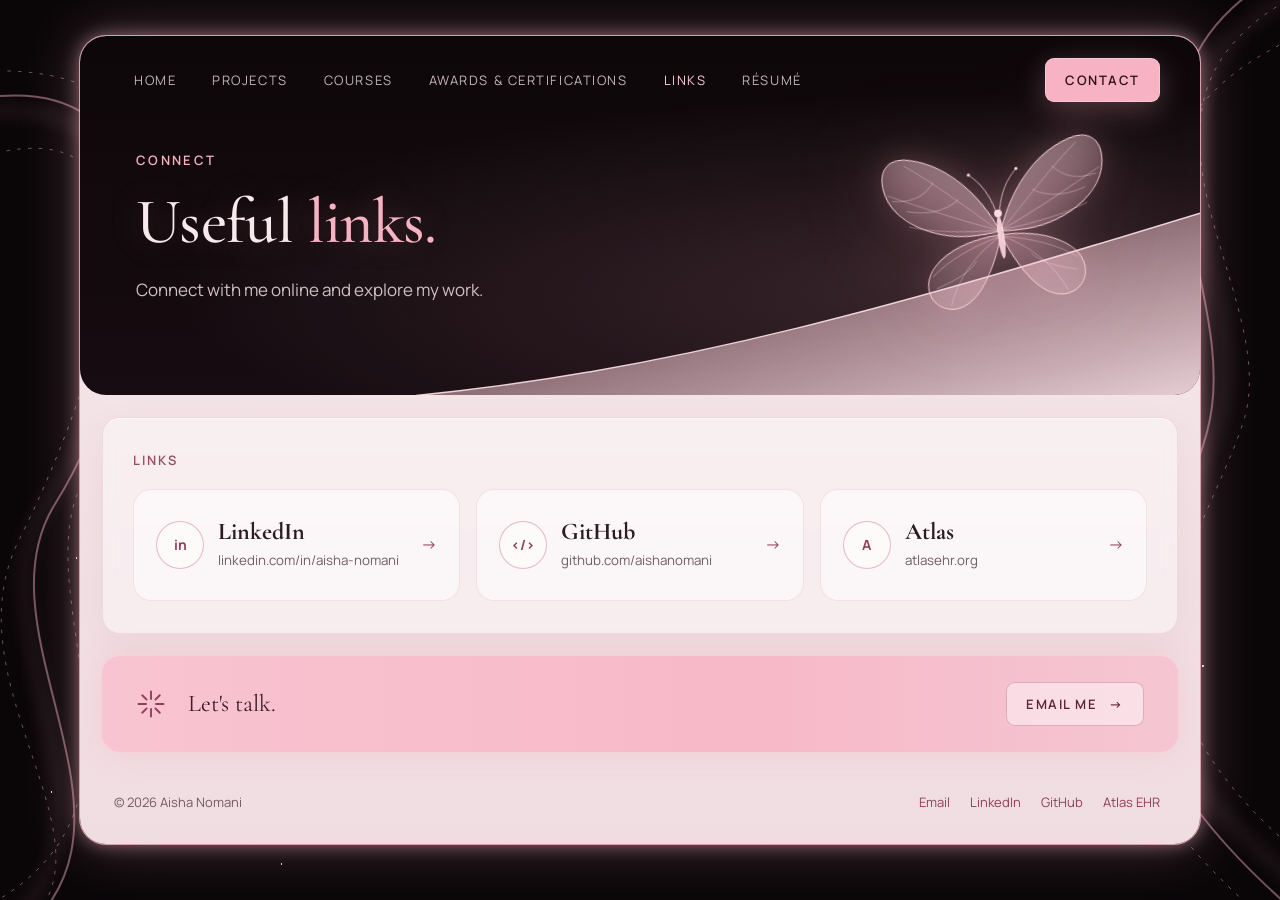
<file: links.html>
<!doctype html>
<html lang="en">
<head>
<meta charset="utf-8">
<meta name="viewport" content="width=device-width, initial-scale=1">
<title>Links | Aisha Nomani</title>
<meta name="description" content="Connect with Aisha Nomani on LinkedIn and GitHub, and visit Atlas Health Systems.">
<meta property="og:title" content="Links | Aisha Nomani">
<meta property="og:description" content="Connect with Aisha Nomani on LinkedIn and GitHub, and visit Atlas Health Systems.">
<meta name="theme-color" content="#0a0608">
<link rel="icon" href="assets/favicon.svg" type="image/svg+xml">
<link rel="preconnect" href="https://fonts.googleapis.com">
<link rel="preconnect" href="https://fonts.gstatic.com" crossorigin>
<link href="https://fonts.googleapis.com/css2?family=Cormorant+Garamond:wght@500;600&family=Manrope:wght@400;500;600;700&display=swap" rel="stylesheet">
<link rel="stylesheet" href="assets/style.css?v=pre-motion-fix">
</head>
<body>
<div class="backdrop" aria-hidden="true">
<svg viewBox="0 0 1440 1000" preserveAspectRatio="xMidYMid slice">
  <path class="ribbon soft" d="M-80 140 C 260 40, 160 420, 60 560 S 220 980, -60 1060"/>
  <path class="ribbon mid" d="M-60 120 C 250 30, 170 400, 70 560 S 240 960, -40 1080"/>
  <path class="ribbon fine" d="M-30 180 C 230 90, 120 420, 30 600 S 200 980, -20 1060"/>
  <path class="ribbon fine" d="M-90 90 C 300 10, 210 380, 110 520 S 260 940, -90 1040"/>
  <path class="ribbon soft" d="M1520 -40 C 1180 80, 1420 300, 1360 470 S 1150 760, 1500 1020"/>
  <path class="ribbon mid" d="M1500 -60 C 1170 60, 1400 300, 1350 480 S 1160 780, 1480 1040"/>
  <path class="ribbon fine" d="M1480 -20 C 1200 100, 1440 320, 1390 470 S 1190 770, 1520 1000"/>
  <path class="ribbon fine" d="M1530 10 C 1150 130, 1380 340, 1320 500 S 1130 800, 1460 1060"/>
</svg>
<div class="sparkles"></div>
</div>
<div class="frame">
<header class="hero compact">
  <nav class="nav" aria-label="Main">
    <button class="nav-toggle" aria-expanded="false" aria-controls="navlinks">Menu</button>
    <div class="nav-links" id="navlinks"><a href="index.html">Home</a><a href="projects.html">Projects</a><a href="courses.html">Courses</a><a href="awards.html">Awards &amp; Certifications</a><a href="links.html" aria-current="page">Links</a><a href="files/aisha-nomani-resume.pdf" target="_blank" rel="noopener">Résumé</a></div>
    <div class="contact-wrap">
      <button class="btn sm" id="contactBtn" aria-expanded="false" aria-controls="contactCard">Contact</button>
      <div class="contact-card" id="contactCard" hidden>
        <dl>
          <div><dt>Email</dt><dd><a href="mailto:aisha.nomani@gmail.com">aisha.nomani@gmail.com</a></dd></div>
          <div><dt>Phone</dt><dd><a href="tel:+18136481989">+1 (813) 648-1989</a></dd></div>
          <div><dt>Profiles</dt><dd><a href="https://linkedin.com/in/aisha-nomani" target="_blank" rel="noopener">LinkedIn</a> · <a href="https://github.com/aishanomani" target="_blank" rel="noopener">GitHub</a></dd></div>
        </dl>
      </div>
    </div>
  </nav>
  <div class="hero-body">
    <div>
      <p class="eyebrow">Connect</p>
      <h1>Useful <em>links.</em></h1>
      <p class="lede">Connect with me online and explore my work.</p>
    </div>
    <div class="butterfly-wrap"><svg class="butterfly" viewBox="0 0 400 320" aria-hidden="true">
<defs>
  <linearGradient id="wingA" x1="0" y1="0" x2="1" y2="1"><stop offset="0" stop-color="#ffe0e8" stop-opacity=".55"/><stop offset="1" stop-color="#f7b2c4" stop-opacity=".12"/></linearGradient>
  <linearGradient id="wingB" x1="0" y1="0" x2="1" y2="1"><stop offset="0" stop-color="#f7b2c4" stop-opacity=".35"/><stop offset="1" stop-color="#ffe0e8" stop-opacity=".1"/></linearGradient>
</defs>
<g class="wing r"><path d="M203 160 C 225 105, 270 45, 335 28 C 372 18, 392 42, 382 82 C 372 122, 330 150, 285 162 C 255 170, 225 168, 203 166 Z" fill="url(#wingA)" stroke="#ffd3de" stroke-width="1.6"/><path d="M203 172 C 240 172, 290 182, 318 212 C 340 236, 335 272, 305 282 C 278 291, 252 270, 236 246 C 222 226, 210 200, 203 180 Z" fill="url(#wingB)" stroke="#ffd3de" stroke-width="1.6"/><path d="M205 162 C 250 120, 300 70, 345 36 M205 163 C 262 140, 322 110, 378 82 M205 164 C 262 160, 312 152, 350 138 M262 104 C 282 118, 312 124, 350 112 M300 70 C 318 92, 340 98, 372 92 M205 176 C 248 200, 282 236, 298 278 M205 175 C 252 186, 292 202, 322 226 M246 210 C 262 228, 288 238, 318 246" fill="none" stroke="#ffe1e8" stroke-width=".8" opacity=".75"/></g>
<g transform="translate(400 0) scale(-1 1)"><g class="wing l"><path d="M203 160 C 225 105, 270 45, 335 28 C 372 18, 392 42, 382 82 C 372 122, 330 150, 285 162 C 255 170, 225 168, 203 166 Z" fill="url(#wingA)" stroke="#ffd3de" stroke-width="1.6"/><path d="M203 172 C 240 172, 290 182, 318 212 C 340 236, 335 272, 305 282 C 278 291, 252 270, 236 246 C 222 226, 210 200, 203 180 Z" fill="url(#wingB)" stroke="#ffd3de" stroke-width="1.6"/><path d="M205 162 C 250 120, 300 70, 345 36 M205 163 C 262 140, 322 110, 378 82 M205 164 C 262 160, 312 152, 350 138 M262 104 C 282 118, 312 124, 350 112 M300 70 C 318 92, 340 98, 372 92 M205 176 C 248 200, 282 236, 298 278 M205 175 C 252 186, 292 202, 322 226 M246 210 C 262 228, 288 238, 318 246" fill="none" stroke="#ffe1e8" stroke-width=".8" opacity=".75"/></g></g>
<path d="M197 132 C 190 102, 178 82, 160 66 M203 132 C 210 102, 222 82, 240 66" fill="none" stroke="#ffd3de" stroke-width="1.3"/>
<circle cx="160" cy="66" r="2.6" fill="#ffd3de"/><circle cx="240" cy="66" r="2.6" fill="#ffd3de"/>
<ellipse cx="200" cy="176" rx="5.5" ry="36" fill="#ffd9e2" opacity=".9"/>
<circle cx="200" cy="136" r="6.5" fill="#ffd9e2"/>
</svg></div>
  </div>
  <svg class="slope" viewBox="0 0 600 400" preserveAspectRatio="none" aria-hidden="true">
<defs><linearGradient id="slopeFill" x1="0" y1="0" x2="1" y2="1"><stop offset="0" stop-color="#f7b2c4" stop-opacity=".05"/><stop offset=".55" stop-color="#f3c6d1" stop-opacity=".55"/><stop offset="1" stop-color="#fbe3e9" stop-opacity=".9"/></linearGradient></defs>
<path d="M0 400 C 200 360, 380 250, 600 110 L600 400 Z" fill="url(#slopeFill)"/>
<path d="M0 400 C 200 360, 380 250, 600 110" fill="none" stroke="#ffe3ea" stroke-width="1.5" opacity=".9" vector-effect="non-scaling-stroke"/>
</svg>
</header>
<main class="content">
<section class="panel" aria-labelledby="links-h">
  <p class="label" id="links-h">Links</p>
  <div class="link-cards">
    <a class="profile-card" href="https://linkedin.com/in/aisha-nomani" target="_blank" rel="noopener">
      <span class="profile-icon" aria-hidden="true">in</span>
      <span><strong>LinkedIn</strong><small>linkedin.com/in/aisha-nomani</small></span>
      <span class="arrow">→</span>
    </a>
    <a class="profile-card" href="https://github.com/aishanomani" target="_blank" rel="noopener">
      <span class="profile-icon" aria-hidden="true">&lt;/&gt;</span>
      <span><strong>GitHub</strong><small>github.com/aishanomani</small></span>
      <span class="arrow">→</span>
    </a>
    <a class="profile-card" href="https://atlasehr.org/" target="_blank" rel="noopener">
      <span class="profile-icon" aria-hidden="true">A</span>
      <span><strong>Atlas</strong><small>atlasehr.org</small></span>
      <span class="arrow">→</span>
    </a>
  </div>
</section>
<section class="cta">
  <svg viewBox="0 0 24 24" fill="none" stroke="currentColor" stroke-width="1.5" stroke-linecap="round" stroke-linejoin="round" aria-hidden="true" class="spark"><path d="M12 2v6M12 16v6M2 12h6M16 12h6M5 5l3.5 3.5M15.5 15.5L19 19M19 5l-3.5 3.5M8.5 15.5L5 19"/></svg>
  <p>Let's talk.</p>
  <a class="btn sm" href="mailto:aisha.nomani@gmail.com">Email me <span class="arrow">→</span></a>
</section>
</main>
<footer class="foot">
  <span>© 2026 Aisha Nomani</span>
  <span><a href="mailto:aisha.nomani@gmail.com">Email</a><a href="https://linkedin.com/in/aisha-nomani" target="_blank" rel="noopener">LinkedIn</a><a href="https://github.com/aishanomani" target="_blank" rel="noopener">GitHub</a><a href="https://atlasehr.org" target="_blank" rel="noopener">Atlas EHR</a></span>
</footer>
</div>
<script src="assets/main.js?v=pre-motion-fix" defer></script>
</body>
</html>
</file>
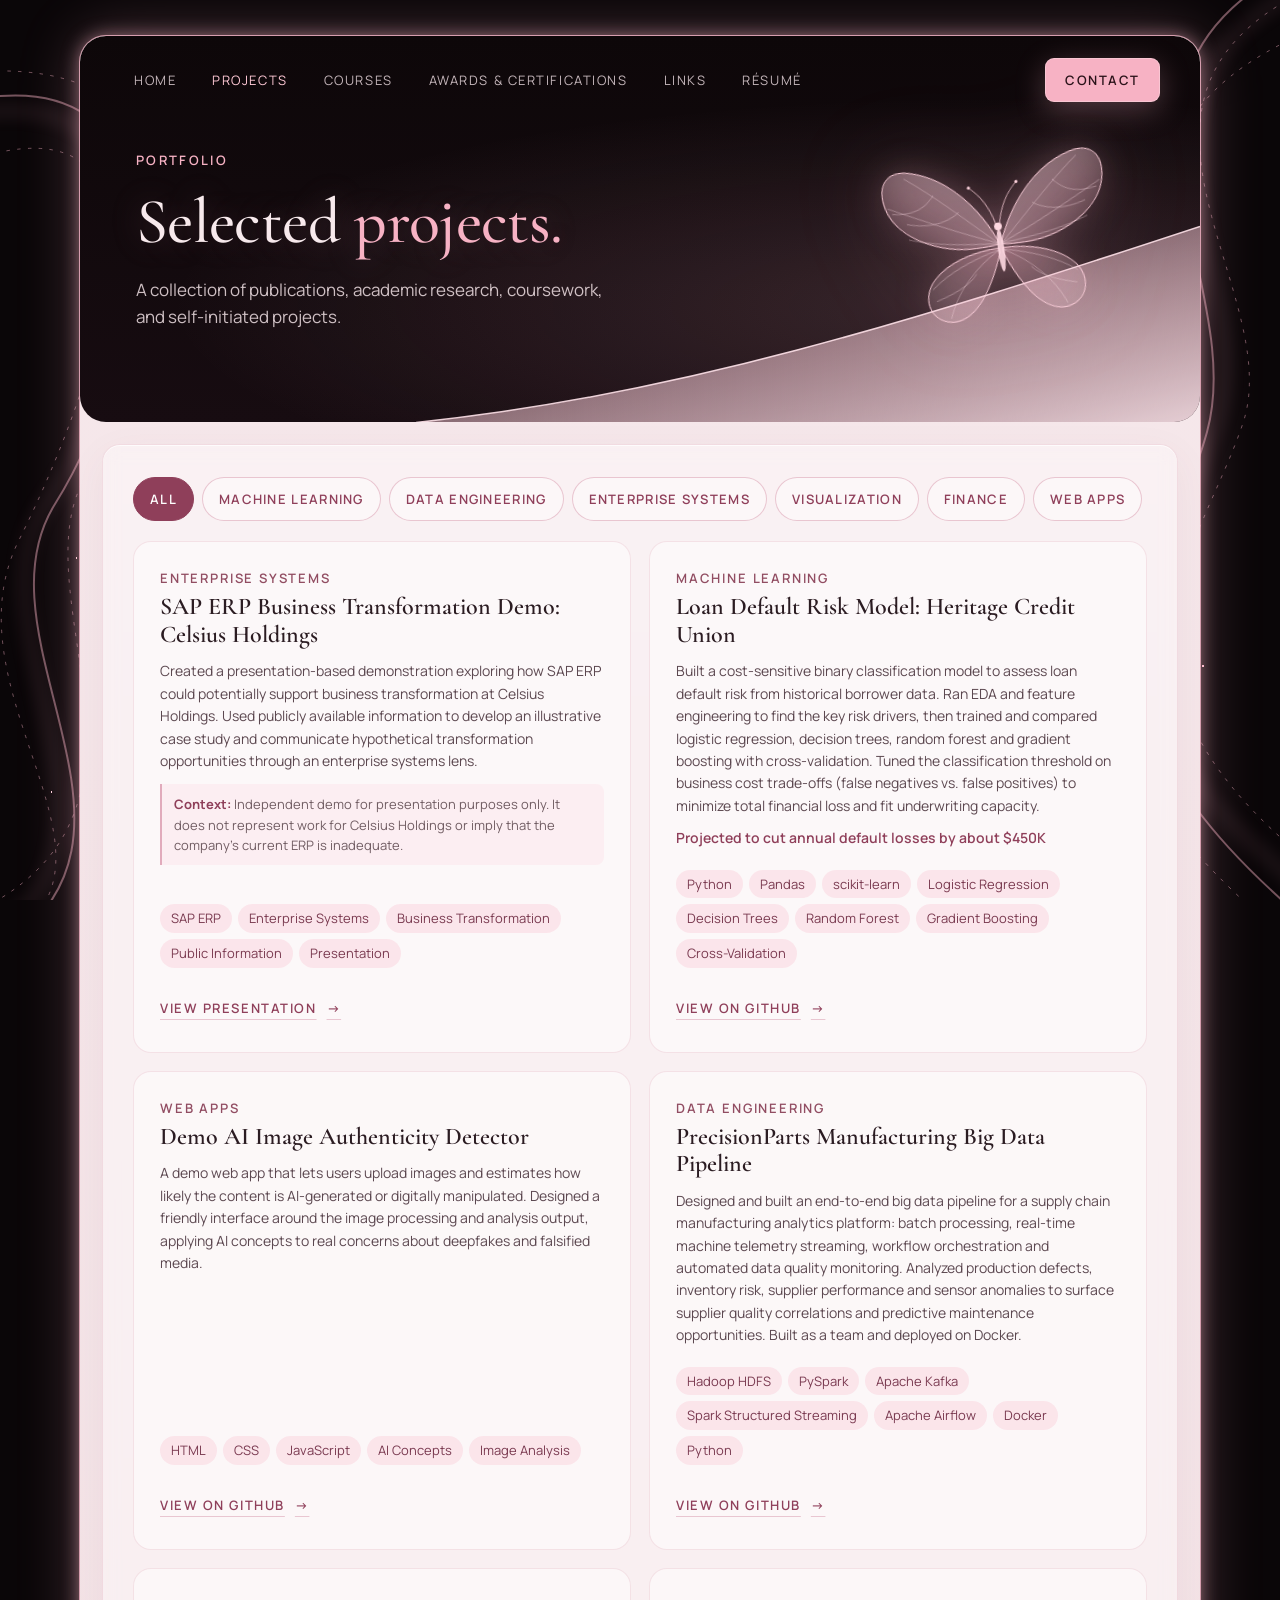
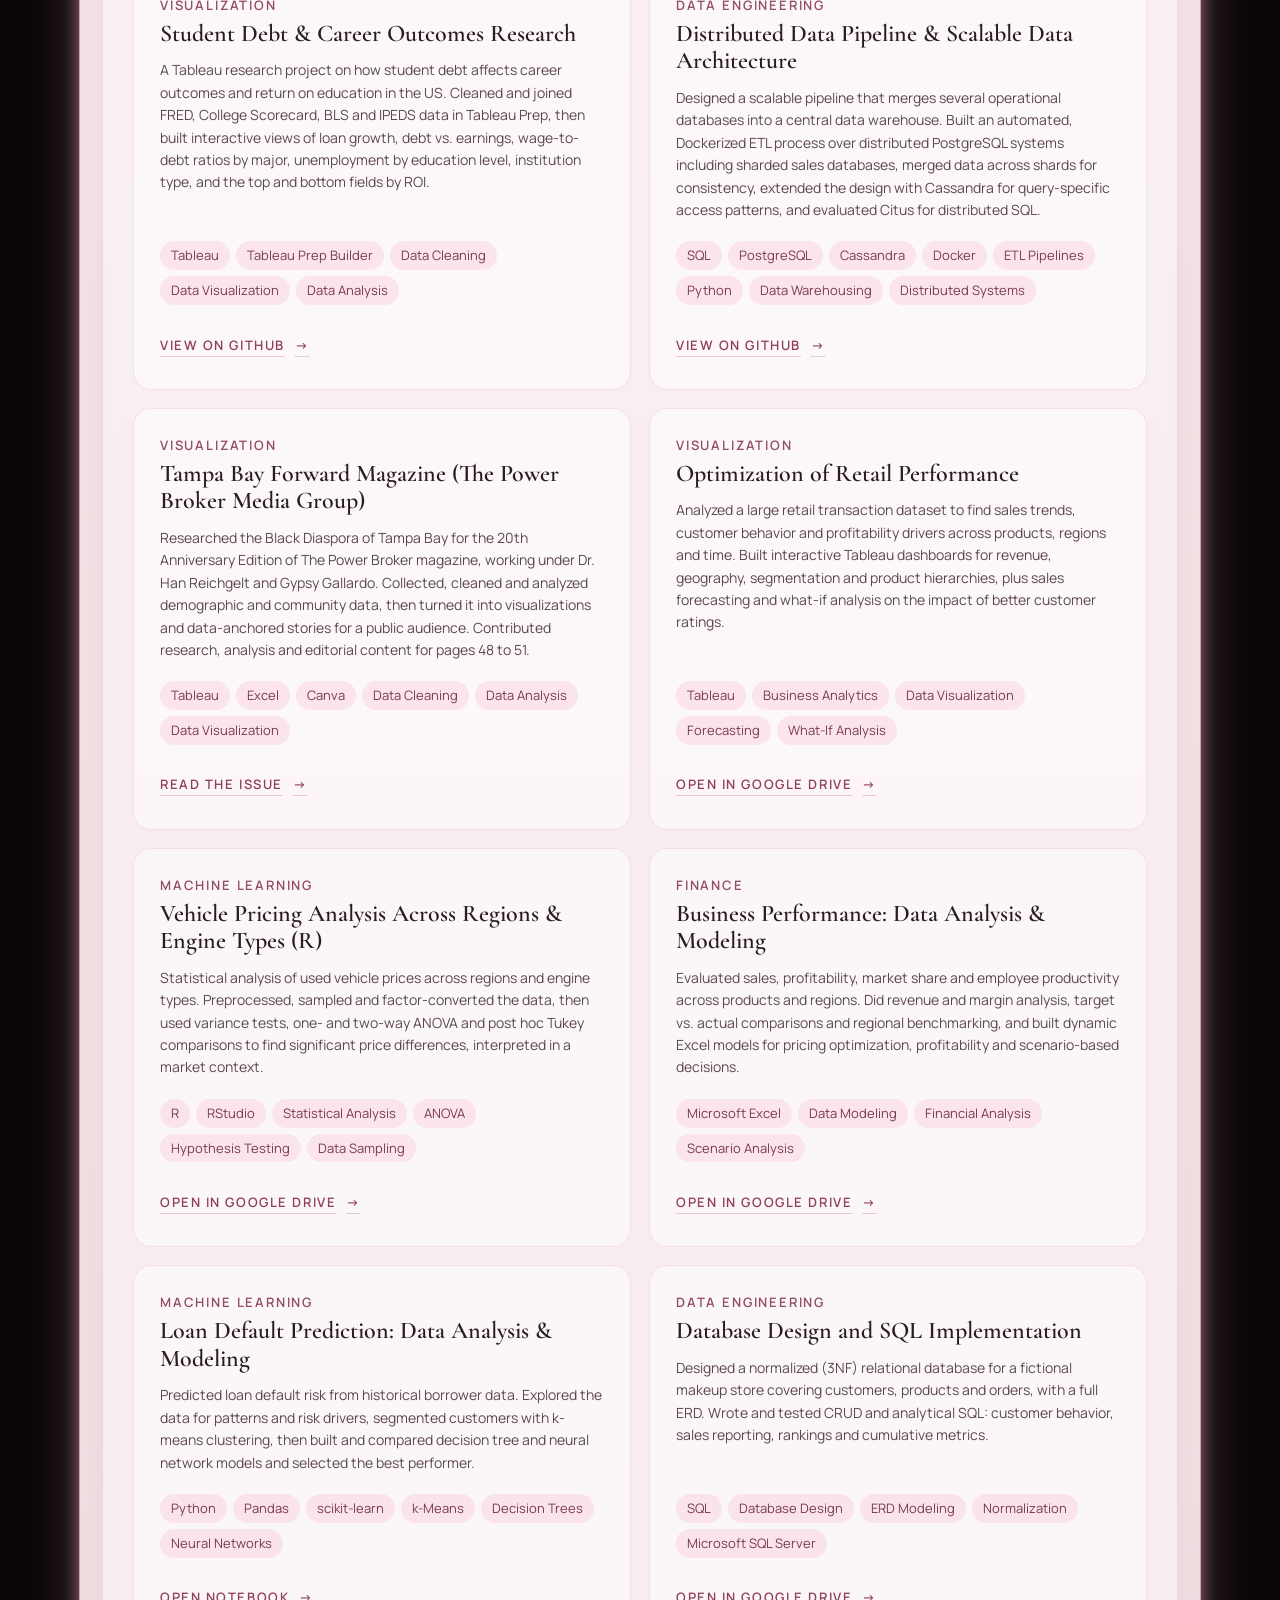
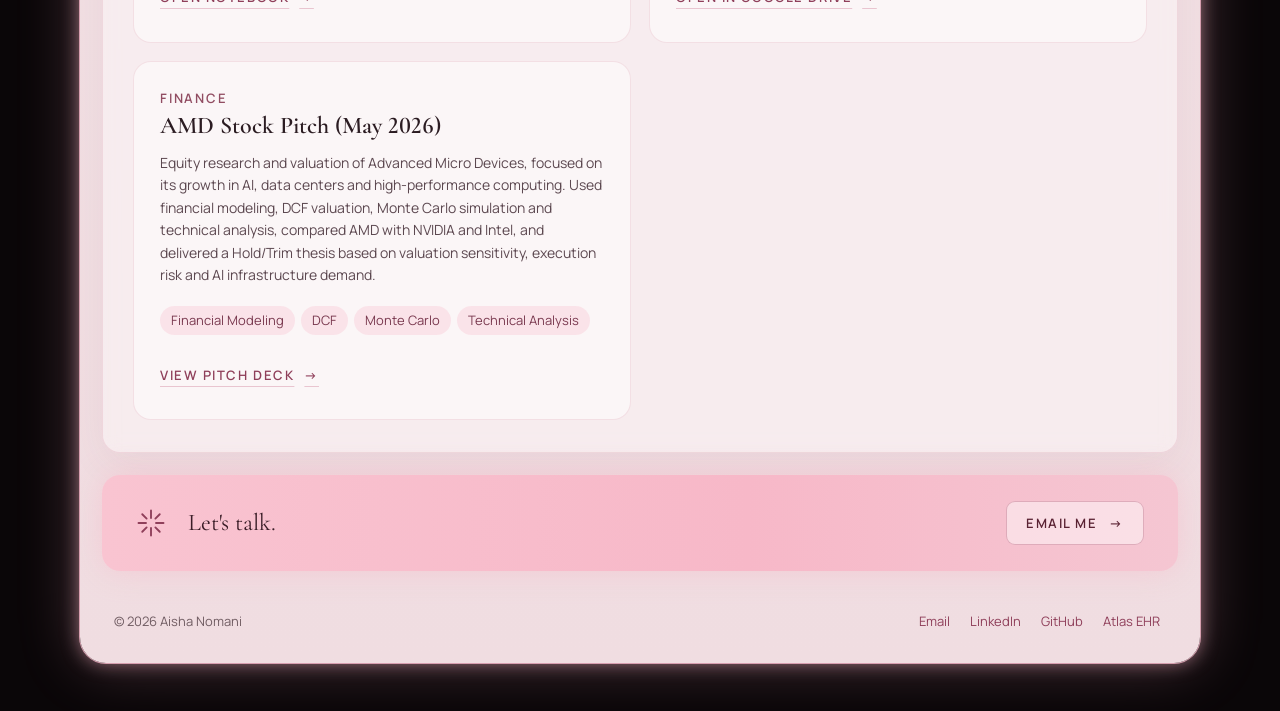
<file: projects.html>
<!doctype html>
<html lang="en">
<head>
<meta charset="utf-8">
<meta name="viewport" content="width=device-width, initial-scale=1">
<title>Projects | Aisha Nomani</title>
<meta name="description" content="AI, data engineering, visualization and finance projects by Aisha Nomani.">
<meta property="og:title" content="Projects | Aisha Nomani">
<meta property="og:description" content="AI, data engineering, visualization and finance projects by Aisha Nomani.">
<meta name="theme-color" content="#0a0608">
<link rel="icon" href="assets/favicon.svg" type="image/svg+xml">
<link rel="preconnect" href="https://fonts.googleapis.com">
<link rel="preconnect" href="https://fonts.gstatic.com" crossorigin>
<link href="https://fonts.googleapis.com/css2?family=Cormorant+Garamond:wght@500;600&family=Manrope:wght@400;500;600;700&display=swap" rel="stylesheet">
<link rel="stylesheet" href="assets/style.css?v=pre-motion-fix">
</head>
<body>
<div class="backdrop" aria-hidden="true">
<svg viewBox="0 0 1440 1000" preserveAspectRatio="xMidYMid slice">
  <path class="ribbon soft" d="M-80 140 C 260 40, 160 420, 60 560 S 220 980, -60 1060"/>
  <path class="ribbon mid" d="M-60 120 C 250 30, 170 400, 70 560 S 240 960, -40 1080"/>
  <path class="ribbon fine" d="M-30 180 C 230 90, 120 420, 30 600 S 200 980, -20 1060"/>
  <path class="ribbon fine" d="M-90 90 C 300 10, 210 380, 110 520 S 260 940, -90 1040"/>
  <path class="ribbon soft" d="M1520 -40 C 1180 80, 1420 300, 1360 470 S 1150 760, 1500 1020"/>
  <path class="ribbon mid" d="M1500 -60 C 1170 60, 1400 300, 1350 480 S 1160 780, 1480 1040"/>
  <path class="ribbon fine" d="M1480 -20 C 1200 100, 1440 320, 1390 470 S 1190 770, 1520 1000"/>
  <path class="ribbon fine" d="M1530 10 C 1150 130, 1380 340, 1320 500 S 1130 800, 1460 1060"/>
</svg>
<div class="sparkles"></div>
</div>
<svg width="0" height="0" style="position:absolute" aria-hidden="true"><defs>
<linearGradient id="tBg" x1="0" y1="0" x2="1" y2="1"><stop offset="0" stop-color="#fbeef1"/><stop offset="1" stop-color="#e3bcc5"/></linearGradient>
<radialGradient id="tBall" cx=".35" cy=".3" r=".8"><stop offset="0" stop-color="#fff8fa"/><stop offset=".6" stop-color="#f1d2d9"/><stop offset="1" stop-color="#d9a9b5"/></radialGradient>
<linearGradient id="tBar" x1="0" y1="0" x2="1" y2="0"><stop offset="0" stop-color="#fdf3f5"/><stop offset="1" stop-color="#e2b6c0"/></linearGradient>
<linearGradient id="tShadow" x1="0" y1="0" x2="0" y2="1"><stop offset="0" stop-color="#b9808f" stop-opacity=".28"/><stop offset="1" stop-color="#b9808f" stop-opacity="0"/></linearGradient>
</defs></svg>
<div class="frame">
<header class="hero compact">
  <nav class="nav" aria-label="Main">
    <button class="nav-toggle" aria-expanded="false" aria-controls="navlinks">Menu</button>
    <div class="nav-links" id="navlinks"><a href="index.html">Home</a><a href="projects.html" aria-current="page">Projects</a><a href="courses.html">Courses</a><a href="awards.html">Awards &amp; Certifications</a><a href="links.html">Links</a><a href="files/aisha-nomani-resume.pdf" target="_blank" rel="noopener">Résumé</a></div>
    <div class="contact-wrap">
      <button class="btn sm" id="contactBtn" aria-expanded="false" aria-controls="contactCard">Contact</button>
      <div class="contact-card" id="contactCard" hidden>
        <dl>
          <div><dt>Email</dt><dd><a href="mailto:aisha.nomani@gmail.com">aisha.nomani@gmail.com</a></dd></div>
          <div><dt>Phone</dt><dd><a href="tel:+18136481989">+1 (813) 648-1989</a></dd></div>
          <div><dt>Profiles</dt><dd><a href="https://linkedin.com/in/aisha-nomani" target="_blank" rel="noopener">LinkedIn</a> · <a href="https://github.com/aishanomani" target="_blank" rel="noopener">GitHub</a></dd></div>
        </dl>
      </div>
    </div>
  </nav>
  <div class="hero-body">
    <div>
      <p class="eyebrow">Portfolio</p>
      <h1>Selected <em>projects.</em></h1>
      <p class="lede">A collection of publications, academic research, coursework, and self-initiated projects.</p>

    </div>
    <div class="butterfly-wrap"><svg class="butterfly" viewBox="0 0 400 320" aria-hidden="true">
<defs>
  <linearGradient id="wingA" x1="0" y1="0" x2="1" y2="1"><stop offset="0" stop-color="#ffe0e8" stop-opacity=".55"/><stop offset="1" stop-color="#f7b2c4" stop-opacity=".12"/></linearGradient>
  <linearGradient id="wingB" x1="0" y1="0" x2="1" y2="1"><stop offset="0" stop-color="#f7b2c4" stop-opacity=".35"/><stop offset="1" stop-color="#ffe0e8" stop-opacity=".1"/></linearGradient>
</defs>
<g class="wing r"><path d="M203 160 C 225 105, 270 45, 335 28 C 372 18, 392 42, 382 82 C 372 122, 330 150, 285 162 C 255 170, 225 168, 203 166 Z" fill="url(#wingA)" stroke="#ffd3de" stroke-width="1.6"/><path d="M203 172 C 240 172, 290 182, 318 212 C 340 236, 335 272, 305 282 C 278 291, 252 270, 236 246 C 222 226, 210 200, 203 180 Z" fill="url(#wingB)" stroke="#ffd3de" stroke-width="1.6"/><path d="M205 162 C 250 120, 300 70, 345 36 M205 163 C 262 140, 322 110, 378 82 M205 164 C 262 160, 312 152, 350 138 M262 104 C 282 118, 312 124, 350 112 M300 70 C 318 92, 340 98, 372 92 M205 176 C 248 200, 282 236, 298 278 M205 175 C 252 186, 292 202, 322 226 M246 210 C 262 228, 288 238, 318 246" fill="none" stroke="#ffe1e8" stroke-width=".8" opacity=".75"/></g>
<g transform="translate(400 0) scale(-1 1)"><g class="wing l"><path d="M203 160 C 225 105, 270 45, 335 28 C 372 18, 392 42, 382 82 C 372 122, 330 150, 285 162 C 255 170, 225 168, 203 166 Z" fill="url(#wingA)" stroke="#ffd3de" stroke-width="1.6"/><path d="M203 172 C 240 172, 290 182, 318 212 C 340 236, 335 272, 305 282 C 278 291, 252 270, 236 246 C 222 226, 210 200, 203 180 Z" fill="url(#wingB)" stroke="#ffd3de" stroke-width="1.6"/><path d="M205 162 C 250 120, 300 70, 345 36 M205 163 C 262 140, 322 110, 378 82 M205 164 C 262 160, 312 152, 350 138 M262 104 C 282 118, 312 124, 350 112 M300 70 C 318 92, 340 98, 372 92 M205 176 C 248 200, 282 236, 298 278 M205 175 C 252 186, 292 202, 322 226 M246 210 C 262 228, 288 238, 318 246" fill="none" stroke="#ffe1e8" stroke-width=".8" opacity=".75"/></g></g>
<path d="M197 132 C 190 102, 178 82, 160 66 M203 132 C 210 102, 222 82, 240 66" fill="none" stroke="#ffd3de" stroke-width="1.3"/>
<circle cx="160" cy="66" r="2.6" fill="#ffd3de"/><circle cx="240" cy="66" r="2.6" fill="#ffd3de"/>
<ellipse cx="200" cy="176" rx="5.5" ry="36" fill="#ffd9e2" opacity=".9"/>
<circle cx="200" cy="136" r="6.5" fill="#ffd9e2"/>
</svg></div>
  </div>
  <svg class="slope" viewBox="0 0 600 400" preserveAspectRatio="none" aria-hidden="true">
<defs><linearGradient id="slopeFill" x1="0" y1="0" x2="1" y2="1"><stop offset="0" stop-color="#f7b2c4" stop-opacity=".05"/><stop offset=".55" stop-color="#f3c6d1" stop-opacity=".55"/><stop offset="1" stop-color="#fbe3e9" stop-opacity=".9"/></linearGradient></defs>
<path d="M0 400 C 200 360, 380 250, 600 110 L600 400 Z" fill="url(#slopeFill)"/>
<path d="M0 400 C 200 360, 380 250, 600 110" fill="none" stroke="#ffe3ea" stroke-width="1.5" opacity=".9" vector-effect="non-scaling-stroke"/>
</svg>
</header>
<main class="content">
<section class="panel" aria-label="Projects">
  <div class="filters" role="group" aria-label="Filter projects"><button class="filter" aria-pressed="true" data-f="all">All</button><button class="filter" aria-pressed="false" data-f="ml">Machine learning</button><button class="filter" aria-pressed="false" data-f="pipe">Data engineering</button><button class="filter" aria-pressed="false" data-f="erp">Enterprise systems</button><button class="filter" aria-pressed="false" data-f="viz">Visualization</button><button class="filter" aria-pressed="false" data-f="fin">Finance</button><button class="filter" aria-pressed="false" data-f="web">Web apps</button></div>
  <div class="projects"><article class="project" data-cat="erp"><span class="cat">Enterprise systems</span><h3>SAP ERP Business Transformation Demo: Celsius Holdings</h3><p>Created a presentation-based demonstration exploring how SAP ERP could potentially support business transformation at Celsius Holdings. Used publicly available information to develop an illustrative case study and communicate hypothetical transformation opportunities through an enterprise systems lens.</p><p class="note"><strong>Context:</strong> Independent demo for presentation purposes only. It does not represent work for Celsius Holdings or imply that the company’s current ERP is inadequate.</p><div class="chips"><span class="chip">SAP ERP</span><span class="chip">Enterprise Systems</span><span class="chip">Business Transformation</span><span class="chip">Public Information</span><span class="chip">Presentation</span></div><a class="link" href="https://drive.google.com/file/d/1ixLTzX8BSRxl_bPhvITbPjSffjKBMGVA/view?usp=sharing" target="_blank" rel="noopener">View presentation <span class="arrow">→</span></a></article><article class="project" data-cat="ml"><span class="cat">Machine learning</span><h3>Loan Default Risk Model: Heritage Credit Union</h3><p>Built a cost-sensitive binary classification model to assess loan default risk from historical borrower data. Ran EDA and feature engineering to find the key risk drivers, then trained and compared logistic regression, decision trees, random forest and gradient boosting with cross-validation. Tuned the classification threshold on business cost trade-offs (false negatives vs. false positives) to minimize total financial loss and fit underwriting capacity.</p><p class="result">Projected to cut annual default losses by about $450K</p><div class="chips"><span class="chip">Python</span><span class="chip">Pandas</span><span class="chip">scikit-learn</span><span class="chip">Logistic Regression</span><span class="chip">Decision Trees</span><span class="chip">Random Forest</span><span class="chip">Gradient Boosting</span><span class="chip">Cross-Validation</span></div><a class="link" href="https://github.com/aishanomani/The_Backside_Undergrads_Final" target="_blank" rel="noopener">View on GitHub <span class="arrow">→</span></a></article><article class="project" data-cat="web"><span class="cat">Web apps</span><h3>Demo AI Image Authenticity Detector</h3><p>A demo web app that lets users upload images and estimates how likely the content is AI-generated or digitally manipulated. Designed a friendly interface around the image processing and analysis output, applying AI concepts to real concerns about deepfakes and falsified media.</p><div class="chips"><span class="chip">HTML</span><span class="chip">CSS</span><span class="chip">JavaScript</span><span class="chip">AI Concepts</span><span class="chip">Image Analysis</span></div><a class="link" href="https://github.com/aishanomani/demo-ai-image-authenticator" target="_blank" rel="noopener">View on GitHub <span class="arrow">→</span></a></article><article class="project" data-cat="pipe"><span class="cat">Data engineering</span><h3>PrecisionParts Manufacturing Big Data Pipeline</h3><p>Designed and built an end-to-end big data pipeline for a supply chain manufacturing analytics platform: batch processing, real-time machine telemetry streaming, workflow orchestration and automated data quality monitoring. Analyzed production defects, inventory risk, supplier performance and sensor anomalies to surface supplier quality correlations and predictive maintenance opportunities. Built as a team and deployed on Docker.</p><div class="chips"><span class="chip">Hadoop HDFS</span><span class="chip">PySpark</span><span class="chip">Apache Kafka</span><span class="chip">Spark Structured Streaming</span><span class="chip">Apache Airflow</span><span class="chip">Docker</span><span class="chip">Python</span></div><a class="link" href="https://github.com/aishanomani/The_Leftside_Undergrads_Final" target="_blank" rel="noopener">View on GitHub <span class="arrow">→</span></a></article><article class="project" data-cat="viz"><span class="cat">Visualization</span><h3>Student Debt &amp; Career Outcomes Research</h3><p>A Tableau research project on how student debt affects career outcomes and return on education in the US. Cleaned and joined FRED, College Scorecard, BLS and IPEDS data in Tableau Prep, then built interactive views of loan growth, debt vs. earnings, wage-to-debt ratios by major, unemployment by education level, institution type, and the top and bottom fields by ROI.</p><div class="chips"><span class="chip">Tableau</span><span class="chip">Tableau Prep Builder</span><span class="chip">Data Cleaning</span><span class="chip">Data Visualization</span><span class="chip">Data Analysis</span></div><a class="link" href="https://github.com/aishanomani/student_debt_and_career_outcomes_research_project" target="_blank" rel="noopener">View on GitHub <span class="arrow">→</span></a></article><article class="project" data-cat="pipe"><span class="cat">Data engineering</span><h3>Distributed Data Pipeline &amp; Scalable Data Architecture</h3><p>Designed a scalable pipeline that merges several operational databases into a central data warehouse. Built an automated, Dockerized ETL process over distributed PostgreSQL systems including sharded sales databases, merged data across shards for consistency, extended the design with Cassandra for query-specific access patterns, and evaluated Citus for distributed SQL.</p><div class="chips"><span class="chip">SQL</span><span class="chip">PostgreSQL</span><span class="chip">Cassandra</span><span class="chip">Docker</span><span class="chip">ETL Pipelines</span><span class="chip">Python</span><span class="chip">Data Warehousing</span><span class="chip">Distributed Systems</span></div><a class="link" href="https://github.com/aishanomani/The_Leftside_Undergrads_Midterm" target="_blank" rel="noopener">View on GitHub <span class="arrow">→</span></a></article><article class="project" data-cat="viz"><span class="cat">Visualization</span><h3>Tampa Bay Forward Magazine (The Power Broker Media Group)</h3><p>Researched the Black Diaspora of Tampa Bay for the 20th Anniversary Edition of The Power Broker magazine, working under Dr. Han Reichgelt and Gypsy Gallardo. Collected, cleaned and analyzed demographic and community data, then turned it into visualizations and data-anchored stories for a public audience. Contributed research, analysis and editorial content for pages 48 to 51.</p><div class="chips"><span class="chip">Tableau</span><span class="chip">Excel</span><span class="chip">Canva</span><span class="chip">Data Cleaning</span><span class="chip">Data Analysis</span><span class="chip">Data Visualization</span></div><a class="link" href="https://www.flipsnack.com/56FBE87A9F7/tampa-bay-forward-by-the-power-broker-magazine-zn8yhkz4ot/full-view.html" target="_blank" rel="noopener">Read the issue <span class="arrow">→</span></a></article><article class="project" data-cat="viz"><span class="cat">Visualization</span><h3>Optimization of Retail Performance</h3><p>Analyzed a large retail transaction dataset to find sales trends, customer behavior and profitability drivers across products, regions and time. Built interactive Tableau dashboards for revenue, geography, segmentation and product hierarchies, plus sales forecasting and what-if analysis on the impact of better customer ratings.</p><div class="chips"><span class="chip">Tableau</span><span class="chip">Business Analytics</span><span class="chip">Data Visualization</span><span class="chip">Forecasting</span><span class="chip">What-If Analysis</span></div><a class="link" href="https://drive.google.com/drive/folders/1whCwitVZCn1H_JP4GmFka4CY9XDnlnef?usp=sharing" target="_blank" rel="noopener">Open in Google Drive <span class="arrow">→</span></a></article><article class="project" data-cat="ml"><span class="cat">Machine learning</span><h3>Vehicle Pricing Analysis Across Regions &amp; Engine Types (R)</h3><p>Statistical analysis of used vehicle prices across regions and engine types. Preprocessed, sampled and factor-converted the data, then used variance tests, one- and two-way ANOVA and post hoc Tukey comparisons to find significant price differences, interpreted in a market context.</p><div class="chips"><span class="chip">R</span><span class="chip">RStudio</span><span class="chip">Statistical Analysis</span><span class="chip">ANOVA</span><span class="chip">Hypothesis Testing</span><span class="chip">Data Sampling</span></div><a class="link" href="https://drive.google.com/drive/folders/1gtVYwuzy9mQ-KPhC7kfJrIJG82HPXXsB?usp=sharing" target="_blank" rel="noopener">Open in Google Drive <span class="arrow">→</span></a></article><article class="project" data-cat="fin"><span class="cat">Finance</span><h3>Business Performance: Data Analysis &amp; Modeling</h3><p>Evaluated sales, profitability, market share and employee productivity across products and regions. Did revenue and margin analysis, target vs. actual comparisons and regional benchmarking, and built dynamic Excel models for pricing optimization, profitability and scenario-based decisions.</p><div class="chips"><span class="chip">Microsoft Excel</span><span class="chip">Data Modeling</span><span class="chip">Financial Analysis</span><span class="chip">Scenario Analysis</span></div><a class="link" href="https://drive.google.com/drive/folders/12YBCyBtMfZx2kPr248HNk9tqJ3Au-kAU?usp=share_link" target="_blank" rel="noopener">Open in Google Drive <span class="arrow">→</span></a></article><article class="project" data-cat="ml"><span class="cat">Machine learning</span><h3>Loan Default Prediction: Data Analysis &amp; Modeling</h3><p>Predicted loan default risk from historical borrower data. Explored the data for patterns and risk drivers, segmented customers with k-means clustering, then built and compared decision tree and neural network models and selected the best performer.</p><div class="chips"><span class="chip">Python</span><span class="chip">Pandas</span><span class="chip">scikit-learn</span><span class="chip">k-Means</span><span class="chip">Decision Trees</span><span class="chip">Neural Networks</span></div><a class="link" href="https://colab.research.google.com/drive/1YN2NcxhGYS1uTpIR65ipHhsezv1HUygc?usp=sharing" target="_blank" rel="noopener">Open notebook <span class="arrow">→</span></a></article><article class="project" data-cat="pipe"><span class="cat">Data engineering</span><h3>Database Design and SQL Implementation</h3><p>Designed a normalized (3NF) relational database for a fictional makeup store covering customers, products and orders, with a full ERD. Wrote and tested CRUD and analytical SQL: customer behavior, sales reporting, rankings and cumulative metrics.</p><div class="chips"><span class="chip">SQL</span><span class="chip">Database Design</span><span class="chip">ERD Modeling</span><span class="chip">Normalization</span><span class="chip">Microsoft SQL Server</span></div><a class="link" href="https://drive.google.com/drive/folders/1UyOpwhJ19vcttG8y_OnLepCuPEcsJjvK?usp=share_link" target="_blank" rel="noopener">Open in Google Drive <span class="arrow">→</span></a></article><article class="project" data-cat="fin"><span class="cat">Finance</span><h3>AMD Stock Pitch (May 2026)</h3><p>Equity research and valuation of Advanced Micro Devices, focused on its growth in AI, data centers and high-performance computing. Used financial modeling, DCF valuation, Monte Carlo simulation and technical analysis, compared AMD with NVIDIA and Intel, and delivered a Hold/Trim thesis based on valuation sensitivity, execution risk and AI infrastructure demand.</p><div class="chips"><span class="chip">Financial Modeling</span><span class="chip">DCF</span><span class="chip">Monte Carlo</span><span class="chip">Technical Analysis</span></div><a class="link" href="https://docs.google.com/presentation/d/1RN68B7-7E-5u-KC7lHgY8qh2BgpJvo4RcF3UDh_cioY/edit?usp=sharing" target="_blank" rel="noopener">View pitch deck <span class="arrow">→</span></a></article></div>
</section>
<section class="cta">
  <svg viewBox="0 0 24 24" fill="none" stroke="currentColor" stroke-width="1.5" stroke-linecap="round" stroke-linejoin="round" aria-hidden="true" class="spark"><path d="M12 2v6M12 16v6M2 12h6M16 12h6M5 5l3.5 3.5M15.5 15.5L19 19M19 5l-3.5 3.5M8.5 15.5L5 19"/></svg>
  <p>Let's talk.</p>
  <a class="btn sm" href="mailto:aisha.nomani@gmail.com">Email me <span class="arrow">→</span></a>
</section>
</main>
<footer class="foot">
  <span>© 2026 Aisha Nomani</span>
  <span><a href="mailto:aisha.nomani@gmail.com">Email</a><a href="https://linkedin.com/in/aisha-nomani" target="_blank" rel="noopener">LinkedIn</a><a href="https://github.com/aishanomani" target="_blank" rel="noopener">GitHub</a><a href="https://atlasehr.org" target="_blank" rel="noopener">Atlas EHR</a></span>
</footer>
</div>
<script src="assets/main.js?v=pre-motion-fix" defer></script>
</body>
</html>
</file>
<file: assets/style.css>
/* Aisha Nomani portfolio: blush glass on black */
:root {
  --night: #0a0608;
  --night-2: #140c10;
  --ink: #2b1c22;
  --ink-soft: #5c4850;
  --muted: #715d63;       /* 4.7:1 on the frame */
  --pink: #f7b2c4;
  --pink-2: #ffc9d6;
  --rose: #c76a86;
  --rose-deep: #8f3f5a;   /* links, numbers: 5.5:1 on cards */
  --rose-text: #914d62;   /* small labels: 4.7:1 on the frame */
  --blush: #f4e3e6;
  --blush-2: #ecd5da;
  --card: rgba(255, 255, 255, 0.42);
  --card-line: rgba(199, 106, 134, 0.16);
  --glow: 0 0 0 1px rgba(255, 190, 208, 0.75), 0 0 18px rgba(247, 178, 196, 0.55), 0 0 60px rgba(247, 178, 196, 0.28);
  --serif: "Cormorant Garamond", "Iowan Old Style", Georgia, serif;
  --sans: "Manrope", ui-sans-serif, system-ui, -apple-system, "Segoe UI", Roboto, sans-serif;
  /* type scale: sans for reading and labels, serif for titles and numbers */
  --fs-xs: 13px;        /* labels, buttons, chips, meta: the floor */
  --fs-sm: 14px;        /* card body text */
  --fs-base: 16px;      /* body copy */
  --fs-lg: 17px;        /* hero lede */
  --fs-title-sm: 20px;  /* tile and service titles (serif) */
  --fs-title: 24px;     /* card titles, CTA line (serif) */
  --fs-num: 30px;       /* inline stats (serif) */
  --fs-num-lg: 52px;    /* stat row (serif) */
  /* glow and glass */
  --glow-line: #ffd3de; /* butterfly strokes, sparkles */
  --on-night: #f6e6ea;  /* text on the dark hero */
  --chip-ink: #7a3a50;
  --glass-1: rgba(255, 255, 255, .35);
  --glass-2: rgba(255, 255, 255, .5);
  --glass-3: rgba(255, 255, 255, .7);
  --r-lg: 26px;
  --r-md: 18px;
  --r-sm: 12px;
  --maxw: 1120px;
}

* { box-sizing: border-box; }
html { scroll-behavior: smooth; -webkit-text-size-adjust: 100%; }
body {
  margin: 0;
  background: var(--night);
  color: var(--ink);
  font-family: var(--sans);
  font-size: var(--fs-base);
  line-height: 1.6;
  -webkit-font-smoothing: antialiased;
  font-variant-numeric: lining-nums;
  overflow-x: hidden;
}
img { max-width: 100%; height: auto; display: block; }
a { color: inherit; }
:focus-visible { outline: 2px solid var(--pink); outline-offset: 3px; border-radius: 6px; }

/* ---------- background ribbons + sparkles ---------- */
.backdrop { position: fixed; inset: 0; z-index: 0; pointer-events: none; overflow: hidden; }
.backdrop svg { position: absolute; width: 100%; height: 100%; }
.ribbon { fill: none; stroke: var(--pink); stroke-linecap: round; }
.ribbon.soft { stroke-width: 18; opacity: .07; filter: blur(8px); }
.ribbon.mid { stroke-width: 2.2; opacity: .45; }
.ribbon.fine { stroke-width: .9; opacity: .55; }
.sparkles {
  position: absolute; inset: 0;
  background-image:
    radial-gradient(1.6px 1.6px at 12% 18%, var(--glow-line) 50%, transparent 51%),
    radial-gradient(1.2px 1.2px at 86% 12%, var(--glow-line) 50%, transparent 51%),
    radial-gradient(2px 2px at 92% 38%, #ffb9cb 50%, transparent 51%),
    radial-gradient(1.4px 1.4px at 6% 62%, var(--glow-line) 50%, transparent 51%),
    radial-gradient(1.8px 1.8px at 94% 74%, #ffc2d2 50%, transparent 51%),
    radial-gradient(1.2px 1.2px at 4% 88%, var(--glow-line) 50%, transparent 51%),
    radial-gradient(1.5px 1.5px at 78% 92%, var(--glow-line) 50%, transparent 51%),
    radial-gradient(1.1px 1.1px at 22% 96%, #ffc2d2 50%, transparent 51%);
  animation: twinkle 6s ease-in-out infinite alternate;
}
@keyframes twinkle { from { opacity: .45; } to { opacity: 1; } }
@keyframes drift { from { stroke-dashoffset: 0; } to { stroke-dashoffset: -400; } }
.ribbon.fine { stroke-dasharray: 3 9; animation: drift 30s linear infinite; }

/* ---------- glowing frame ---------- */
.frame {
  position: relative; z-index: 1;
  width: min(var(--maxw), calc(100% - 32px));
  margin: 36px auto 48px;
  border-radius: var(--r-lg);
  background: linear-gradient(180deg, #f6e8eb 0%, #f0dde1 100%);
  box-shadow: var(--glow);
  overflow: hidden;
}

/* ---------- dark hero / page header ---------- */
.hero {
  position: relative;
  background:
    radial-gradient(120% 90% at 80% 70%, rgba(247, 178, 196, 0.16), transparent 60%),
    linear-gradient(180deg, #0d0709 0%, #170c11 100%);
  color: var(--on-night);
  border-radius: var(--r-lg) var(--r-lg) var(--r-lg) var(--r-lg);
  overflow: hidden;
}

.nav {
  position: relative; z-index: 3;
  display: flex; align-items: center; gap: 8px;
  padding: 22px 40px;
}
.nav-links { display: flex; gap: 8px; margin-right: auto; flex-wrap: wrap; }
.nav-links a, .nav .brand {
  text-decoration: none;
  font-size: var(--fs-xs); letter-spacing: .12em; text-transform: uppercase;
  color: rgba(246, 230, 234, .78);
  display: inline-flex; align-items: center; min-height: 44px; padding: 0 14px; border-radius: 999px;
  transition: color .2s, background .2s;
}
.nav-links a:hover { color: #fff; background: rgba(247, 178, 196, .08); }
.nav-links a[aria-current="page"] { color: var(--pink-2); }
.nav-links a[aria-current="page"]::after {
  content: ""; display: block; height: 1px; margin-top: 4px;
  background: linear-gradient(90deg, transparent, var(--pink), transparent);
}
.nav-toggle { display: none; }

.btn {
  display: inline-flex; align-items: center; gap: 12px;
  font-family: var(--sans); font-weight: 600;
  font-size: var(--fs-xs); letter-spacing: .12em; text-transform: uppercase;
  text-decoration: none; cursor: pointer; white-space: nowrap;
  min-height: 48px; padding: 0 24px; border-radius: 10px; border: 0;
  background: var(--pink); color: #2a1219;
  box-shadow: 0 0 0 1px rgba(255,255,255,.25) inset, 0 8px 30px rgba(247, 178, 196, .28);
  transition: transform .2s, box-shadow .2s, background .2s;
}
.btn:hover { transform: translateY(-1px); background: var(--pink-2); box-shadow: 0 0 0 1px var(--glass-1) inset, 0 10px 38px rgba(247, 178, 196, .45); }
.btn.sm { min-height: 44px; padding: 0 20px; font-size: var(--fs-xs); border-radius: 9px; }
.btn.ghost { background: transparent; color: var(--pink-2); box-shadow: 0 0 0 1px rgba(247,178,196,.45) inset; }
.btn.ghost:hover { background: rgba(247,178,196,.1); }
.arrow { display: inline-block; transition: transform .2s; }
.btn:hover .arrow, .link:hover .arrow { transform: translateX(4px); }

.hero-body {
  position: relative; z-index: 2;
  display: grid; grid-template-columns: 1.05fr 1fr; align-items: center;
  padding: 40px 56px 84px; min-height: 440px;
}
.eyebrow {
  font-size: var(--fs-xs); letter-spacing: .18em; text-transform: uppercase;
  color: var(--pink); margin: 0 0 18px; font-weight: 600;
}
.hero h1 {
  font-family: var(--serif); font-weight: 500;
  font-size: clamp(44px, 6.4vw, 76px); line-height: 1.02;
  margin: 0 0 22px; color: #f7e9ec; letter-spacing: -.01em;
  text-shadow: 0 0 34px rgba(247, 178, 196, .25);
}
.hero h1 em { font-style: normal; color: var(--pink); }
.hero .lede { max-width: 30rem; color: rgba(246, 230, 234, .82); font-size: var(--fs-lg); margin: 0 0 32px; }
.hero .actions { display: flex; gap: 14px; flex-wrap: wrap; }

.butterfly-wrap { position: relative; height: 100%; min-height: 320px; }
.butterfly {
  position: absolute; right: 2%; top: 50%; width: min(100%, 440px);
  transform: translateY(-58%) rotate(-8deg);
  filter: drop-shadow(0 0 16px rgba(247, 178, 196, .55)) drop-shadow(0 0 46px rgba(247, 178, 196, .3));
  animation: hover 7s ease-in-out infinite;
}
.butterfly .wing { transform-origin: 200px 170px; animation: flap 5s ease-in-out infinite; }
.butterfly .wing.l { animation-name: flapL; }
@keyframes hover { 0%,100% { transform: translateY(-58%) rotate(-8deg); } 50% { transform: translateY(-62%) rotate(-6deg); } }
@keyframes flap { 0%,100% { transform: scaleX(1); } 50% { transform: scaleX(.9); } }
@keyframes flapL { 0%,100% { transform: scaleX(1); } 50% { transform: scaleX(.9); } }
.slope { position: absolute; right: 0; bottom: 0; width: 70%; height: 70%; z-index: 1; pointer-events: none; }

/* compact header for inner pages */
.hero.compact .hero-body { min-height: 0; padding: 26px 56px 60px; grid-template-columns: 1.4fr .6fr; }
.hero.compact h1 { font-size: clamp(42px, 5.6vw, 64px); }
.hero.compact .butterfly { width: min(100%, 240px); right: 8%; }
.hero.compact .butterfly-wrap { min-height: 180px; }

/* ---------- light content area ---------- */
.content { padding: 22px; display: grid; gap: 22px; }
.content > * { min-width: 0; }
.panel {
  background: var(--card);
  border: 1px solid var(--card-line);
  border-radius: var(--r-md);
  padding: 32px 30px;
  box-shadow: 0 1px 0 var(--glass-3) inset, 0 12px 40px rgba(120, 60, 80, .06);
  backdrop-filter: blur(8px);
}
.label, .panel .label {
  font-size: var(--fs-xs); letter-spacing: .16em; text-transform: uppercase;
  color: var(--rose-text); font-weight: 600; margin: 0 0 18px;
}
.panel h2, .section-title {
  font-family: var(--serif); font-weight: 500;
  font-size: clamp(30px, 3.2vw, 38px); line-height: 1.1;
  margin: 0 0 16px; color: var(--ink);
}
.panel h2 em { font-style: normal; color: var(--rose); }
.panel p { color: var(--ink-soft); margin: 0 0 14px; font-size: var(--fs-base); }
.link {
  display: inline-flex; gap: 10px; align-items: center; min-height: 44px;
  font-size: var(--fs-xs); letter-spacing: .12em; text-transform: uppercase; font-weight: 600;
  color: var(--rose-deep);
  text-decoration: underline; text-decoration-color: rgba(199, 106, 134, .35);
  text-underline-offset: 6px; text-decoration-thickness: 1px;
}
.link:hover { color: var(--ink); text-decoration-color: var(--rose); }
.row { display: flex; justify-content: space-between; align-items: baseline; gap: 16px; flex-wrap: wrap; margin-bottom: 18px; }
.row .label { margin: 0; }

.split { display: grid; grid-template-columns: 1.35fr 1fr; gap: 22px; }
.about { display: grid; grid-template-columns: 1fr 210px; gap: 28px; align-items: center; }
.portrait {
  width: 100%; aspect-ratio: 3 / 4; object-fit: cover; border-radius: 14px;
  filter: saturate(.85) contrast(1.02);
  box-shadow: 0 0 0 1px rgba(199,106,134,.2), 0 18px 40px rgba(120, 60, 80, .18);
}
.facts { display: flex; gap: 26px; margin: 20px 0 22px; flex-wrap: wrap; }
.fact b { display: block; font-family: var(--serif); font-size: var(--fs-num); font-weight: 600; color: var(--rose-deep); line-height: 1; }
.fact span { font-size: var(--fs-xs); color: var(--muted); }

.services { list-style: none; margin: 0; padding: 0; display: grid; gap: 20px; }
.services li { display: grid; grid-template-columns: 46px 1fr; gap: 16px; align-items: start; }
.ico {
  width: 46px; height: 46px; border-radius: 50%;
  display: grid; place-items: center;
  border: 1px solid rgba(199, 106, 134, .45); color: var(--rose);
  background: var(--glass-1);
}
.ico svg { width: 20px; height: 20px; }
.services h3 { margin: 2px 0 2px; font-family: var(--serif); font-size: var(--fs-title-sm); font-weight: 600; color: var(--ink); }
.services p { margin: 0; font-size: var(--fs-sm); line-height: 1.5; }

/* work experience */
.experience-groups { display: grid; gap: 24px; }
.experience-group h3 {
  margin: 0 0 10px; font-size: var(--fs-xs); letter-spacing: .16em;
  text-transform: uppercase; color: var(--rose-text);
}
.experience-list { list-style: none; margin: 0; padding: 0; display: grid; gap: 8px; }
.experience-list li {
  display: grid; gap: 2px;
  padding-bottom: 8px; border-bottom: 1px solid rgba(199, 106, 134, .16);
  color: var(--ink-soft); font-size: var(--fs-sm);
}
.experience-list li:last-child { border-bottom: 0; padding-bottom: 0; }
.experience-list strong { display: block; color: var(--ink); font-weight: 600; }
.experience-list span { display: block; color: var(--muted); }

/* recent work tiles */
.tiles { display: grid; grid-template-columns: repeat(4, 1fr); gap: 16px; }
.tile { text-decoration: none; color: inherit; display: block; }
.tile .art {
  aspect-ratio: 4 / 3; border-radius: 12px; overflow: hidden;
  background: linear-gradient(160deg, #f7e2e6, #e6c3ca);
  box-shadow: 0 0 0 1px rgba(199,106,134,.15);
  transition: transform .3s, box-shadow .3s;
}
.tile .art svg { width: 100%; height: 100%; display: block; }
.tile:hover .art { transform: translateY(-3px); box-shadow: 0 0 0 1px rgba(199,106,134,.35), 0 14px 30px rgba(168, 77, 106, .18); }
.tile h3 { font-family: var(--serif); font-weight: 600; font-size: var(--fs-title-sm); line-height: 1.2; margin: 12px 0 4px; }
.tile p { font-size: var(--fs-xs); color: var(--muted); margin: 0; }

.cta {
  display: flex; align-items: center; gap: 22px; flex-wrap: wrap;
  padding: 26px 34px; border-radius: var(--r-md);
  background: linear-gradient(90deg, #f9c4d1, #f7b8c8 60%, #f5c6d2);
  box-shadow: 0 0 30px rgba(247, 178, 196, .45);
}
.cta .spark { width: 30px; height: 30px; color: var(--rose-deep); flex: none; }
.cta p { font-family: var(--serif); font-size: var(--fs-title); line-height: 1.2; margin: 0; color: #3a1d27; margin-right: auto; }
.cta .btn { background: rgba(255,255,255,.45); color: #5a2233; box-shadow: 0 0 0 1px rgba(168,77,106,.35) inset; }
.cta .btn:hover { background: var(--glass-3); }

/* contact popover */
.contact-wrap { position: relative; flex: none; }
.contact-card {
  position: absolute; right: 0; top: calc(100% + 10px); z-index: 10;
  width: 280px; padding: 18px 20px; border-radius: 14px;
  background: #1a0f14; color: var(--on-night);
  box-shadow: var(--glow);
  font-size: var(--fs-sm);
}
.contact-card[hidden] { display: none; }
.contact-card a { color: var(--pink-2); text-decoration: none; }
.contact-card a:hover { text-decoration: underline; }
.contact-card dl { margin: 0; display: grid; gap: 10px; }
.contact-card dt { font-size: var(--fs-xs); letter-spacing: .18em; text-transform: uppercase; color: rgba(246,230,234,.55); }
.contact-card dd { margin: 0; }

/* ---------- projects page ---------- */
.filters { display: flex; gap: 8px; flex-wrap: wrap; margin-bottom: 20px; }
.filter {
  font: 600 var(--fs-xs)/1 var(--sans); letter-spacing: .1em; text-transform: uppercase;
  min-height: 44px; padding: 0 16px; border-radius: 999px; cursor: pointer;
  border: 1px solid rgba(199,106,134,.35); background: rgba(255,255,255,.4); color: var(--rose-deep);
}
.filter[aria-pressed="true"] { background: var(--rose-deep); color: #fff; border-color: var(--rose-deep); }
.projects { display: grid; grid-template-columns: repeat(2, 1fr); gap: 18px; }
.project {
  display: flex; flex-direction: column;
  background: var(--glass-2); border: 1px solid var(--card-line);
  border-radius: var(--r-md); padding: 26px 26px 22px;
  transition: box-shadow .3s, transform .3s;
}
.project:hover { box-shadow: 0 16px 40px rgba(168, 77, 106, .12); transform: translateY(-2px); }
.project[hidden] { display: none; }
.project .cat { font-size: var(--fs-xs); letter-spacing: .14em; text-transform: uppercase; font-weight: 600; color: var(--rose-text); }
.project h3 { font-family: var(--serif); font-size: var(--fs-title); font-weight: 600; line-height: 1.15; margin: 4px 0 12px; }
.project p { font-size: var(--fs-sm); color: var(--ink-soft); margin: 0 0 16px; }
.project .result { font-size: var(--fs-sm); color: var(--rose-deep); font-weight: 600; margin: -6px 0 16px; }
.project .note {
  font-size: var(--fs-xs); line-height: 1.55; margin: -4px 0 16px; padding: 10px 12px;
  color: var(--muted); background: rgba(247, 178, 196, .14);
  border-left: 2px solid rgba(199, 106, 134, .5); border-radius: 0 8px 8px 0;
}
.project .note strong { color: var(--rose-deep); }
.chips { display: flex; flex-wrap: wrap; gap: 6px; margin: auto 0 18px; padding-top: 4px; }
.chip {
  font-size: var(--fs-xs); padding: 4px 11px; border-radius: 999px;
  background: rgba(247, 178, 196, .28); color: var(--chip-ink);
}
.project .link { align-self: flex-start; }

/* ---------- courses page ---------- */
.stats { display: grid; grid-template-columns: repeat(3, 1fr); gap: 18px; }
.stat { text-align: left; }
.stat b { display: block; font-family: var(--serif); font-size: var(--fs-num-lg); line-height: 1; color: var(--rose-deep); font-weight: 600; }
.stat span { font-size: var(--fs-xs); color: var(--muted); }
.course-grid { display: grid; grid-template-columns: repeat(3, 1fr); gap: 16px; }
.course {
  background: var(--glass-2); border: 1px solid var(--card-line);
  border-radius: var(--r-md); padding: 22px; display: flex; flex-direction: column;
}
.course h3 { font-family: var(--serif); font-size: var(--fs-title); font-weight: 600; line-height: 1.15; margin: 0 0 10px; }
.course p { font-size: var(--fs-sm); margin: 0 0 14px; color: var(--ink-soft); }
.course .chips { margin-bottom: 14px; }
.terms { display: grid; grid-template-columns: repeat(3, 1fr); gap: 14px; }
.term { background: rgba(255,255,255,.45); border: 1px solid var(--card-line); border-radius: var(--r-sm); padding: 16px 18px; }
.term h4 { margin: 0 0 8px; font-size: var(--fs-xs); letter-spacing: .14em; color: var(--rose-text); }
.term ul { list-style: none; margin: 0; padding: 0; display: grid; gap: 6px; }
.term li { font-size: var(--fs-sm); display: grid; grid-template-columns: 84px 1fr; gap: 8px; color: var(--ink-soft); }
.term li code { font-family: var(--sans); font-weight: 600; color: var(--ink); font-size: var(--fs-xs); }
details.all-terms summary {
  cursor: pointer; list-style: none; display: inline-flex;
}
details.all-terms summary::-webkit-details-marker { display: none; }
details.all-terms[open] summary .arrow { transform: rotate(90deg); }
details.all-terms .terms { margin-top: 22px; }

/* ---------- awards page ---------- */
.honors { display: grid; gap: 14px; }
.honor {
  display: grid; grid-template-columns: 56px 1fr auto; gap: 18px; align-items: center;
  background: var(--glass-2); border: 1px solid var(--card-line);
  border-radius: var(--r-md); padding: 20px 22px;
}
.honor h3 { margin: 0; font-family: var(--serif); font-size: var(--fs-title); font-weight: 600; }
.honor .meta { font-size: var(--fs-xs); color: var(--muted); margin: 2px 0 6px; }
.honor p { margin: 0; font-size: var(--fs-sm); color: var(--ink-soft); }
.honor .ico { width: 56px; height: 56px; }
.honor .ico svg { width: 24px; height: 24px; }
.certs { list-style: none; margin: 0; padding: 0; display: grid; grid-template-columns: repeat(2, 1fr); gap: 14px; }
.cert {
  background: var(--glass-2); border: 1px solid var(--card-line);
  border-radius: var(--r-md); padding: 18px 20px; display: flex; flex-direction: column; gap: 6px;
}
.cert h3 { margin: 0; font-size: var(--fs-base); font-weight: 700; line-height: 1.35; }
.cert .meta { font-size: var(--fs-xs); color: var(--muted); }
.cert .id { font-size: var(--fs-xs); color: var(--muted); word-break: break-all; font-family: ui-monospace, Consolas, monospace; }
.cert .link { align-self: flex-start; margin-top: 6px; }

/* ---------- links page ---------- */
.link-cards { display: grid; grid-template-columns: repeat(3, 1fr); gap: 16px; }
.profile-card {
  display: grid; grid-template-columns: 48px minmax(0, 1fr) auto; gap: 14px; align-items: center;
  min-height: 112px; padding: 22px; border: 1px solid var(--card-line); border-radius: var(--r-md);
  background: var(--glass-2); color: var(--ink); text-decoration: none;
  transition: transform .25s, box-shadow .25s, border-color .25s;
}
.profile-card:hover {
  transform: translateY(-2px); border-color: rgba(199, 106, 134, .34);
  box-shadow: 0 16px 40px rgba(168, 77, 106, .12);
}
.profile-icon {
  width: 48px; height: 48px; display: grid; place-items: center; border-radius: 50%;
  border: 1px solid rgba(199, 106, 134, .45); background: var(--glass-1);
  color: var(--rose-deep); font-weight: 700; font-size: var(--fs-sm);
}
.profile-card strong { display: block; font-family: var(--serif); font-size: var(--fs-title); line-height: 1.1; }
.profile-card small { display: block; margin-top: 5px; color: var(--muted); overflow-wrap: anywhere; }
.profile-card > .arrow { color: var(--rose-deep); }
.profile-card:hover > .arrow { transform: translateX(4px); }

/* ---------- footer ---------- */
.foot {
  display: flex; justify-content: space-between; gap: 16px; flex-wrap: wrap;
  padding: 6px 34px 20px; font-size: var(--fs-xs); color: var(--muted); align-items: center;
}
.foot a { color: var(--rose-deep); text-decoration: none; margin-left: 8px; display: inline-flex; align-items: center; justify-content: center; min-height: 44px; min-width: 44px; padding: 0 6px; }
.foot a:hover { text-decoration: underline; }

/* entrance: a gentle rise when the page loads; content is never hidden waiting for a scroll */
@keyframes rise { from { opacity: 0; transform: translateY(10px); } to { opacity: 1; transform: none; } }
.content > * { animation: rise .6s ease both; }
.content > *:nth-child(2) { animation-delay: .08s; }
.content > *:nth-child(3) { animation-delay: .16s; }

/* ---------- responsive ---------- */
@media (max-width: 960px) {
  .split { grid-template-columns: 1fr; }
  .tiles { grid-template-columns: repeat(2, 1fr); }
  .course-grid, .terms { grid-template-columns: repeat(2, 1fr); }
  .link-cards { grid-template-columns: 1fr; }
}
@media (max-width: 760px) {
  .frame { width: calc(100% - 20px); margin: 10px auto 24px; }
  .nav { padding: 16px 18px; flex-wrap: wrap; }
  .nav-toggle {
    display: inline-flex; margin-right: auto; background: none; border: 1px solid rgba(247,178,196,.4);
    color: var(--pink-2); border-radius: 9px; min-height: 44px; padding: 0 16px; align-items: center; font: 600 var(--fs-xs)/1 var(--sans); letter-spacing: .12em; text-transform: uppercase; cursor: pointer;
  }
  .nav-links { order: 3; width: 100%; display: none; flex-direction: column; margin: 8px 0 0; }
  .nav.open .nav-links { display: flex; }
  .hero-body, .hero.compact .hero-body { grid-template-columns: 1fr; padding: 18px 22px 40px; }
  .butterfly-wrap { order: -1; min-height: 210px; }
  .butterfly { width: 250px; right: 50%; transform: translate(50%, -55%) rotate(-8deg); animation: none; }
  .hero.compact .butterfly-wrap { display: none; }
  .slope { width: 100%; height: 16%; }
  .hero-body { padding-bottom: 64px; }
  .contact-card { width: min(280px, calc(100vw - 56px)); }
  .contact-card dd { overflow-wrap: anywhere; }
  .content { padding: 12px; gap: 12px; }
  .panel { padding: 24px 20px; }
  .about { grid-template-columns: 1fr; }
  .portrait { max-width: 260px; }
  .projects, .certs { grid-template-columns: 1fr; }
  .stats { gap: 12px; }
  .stat b { font-size: var(--fs-num); }
  .filters { flex-wrap: nowrap; overflow-x: auto; margin: 0 -20px 20px; padding: 0 20px 4px; scrollbar-width: none; }
  .filters::-webkit-scrollbar { display: none; }
  .filter { flex: none; }
  .course-grid, .terms { grid-template-columns: 1fr; }
  .tiles { grid-template-columns: 1fr 1fr; gap: 12px; }
  .honor { grid-template-columns: 44px 1fr; }
  .honor .ico { width: 44px; height: 44px; }
  .honor .actions { grid-column: 1 / -1; }
  .cta { padding: 22px; }
  .cta p { font-size: var(--fs-title-sm); }
  .foot { padding: 4px 20px 22px; }
  .foot a { margin: 0 8px 0 0; }
}
@media (prefers-reduced-motion: reduce) {
  *, *::before, *::after { animation: none !important; transition: none !important; }
}
</file>
